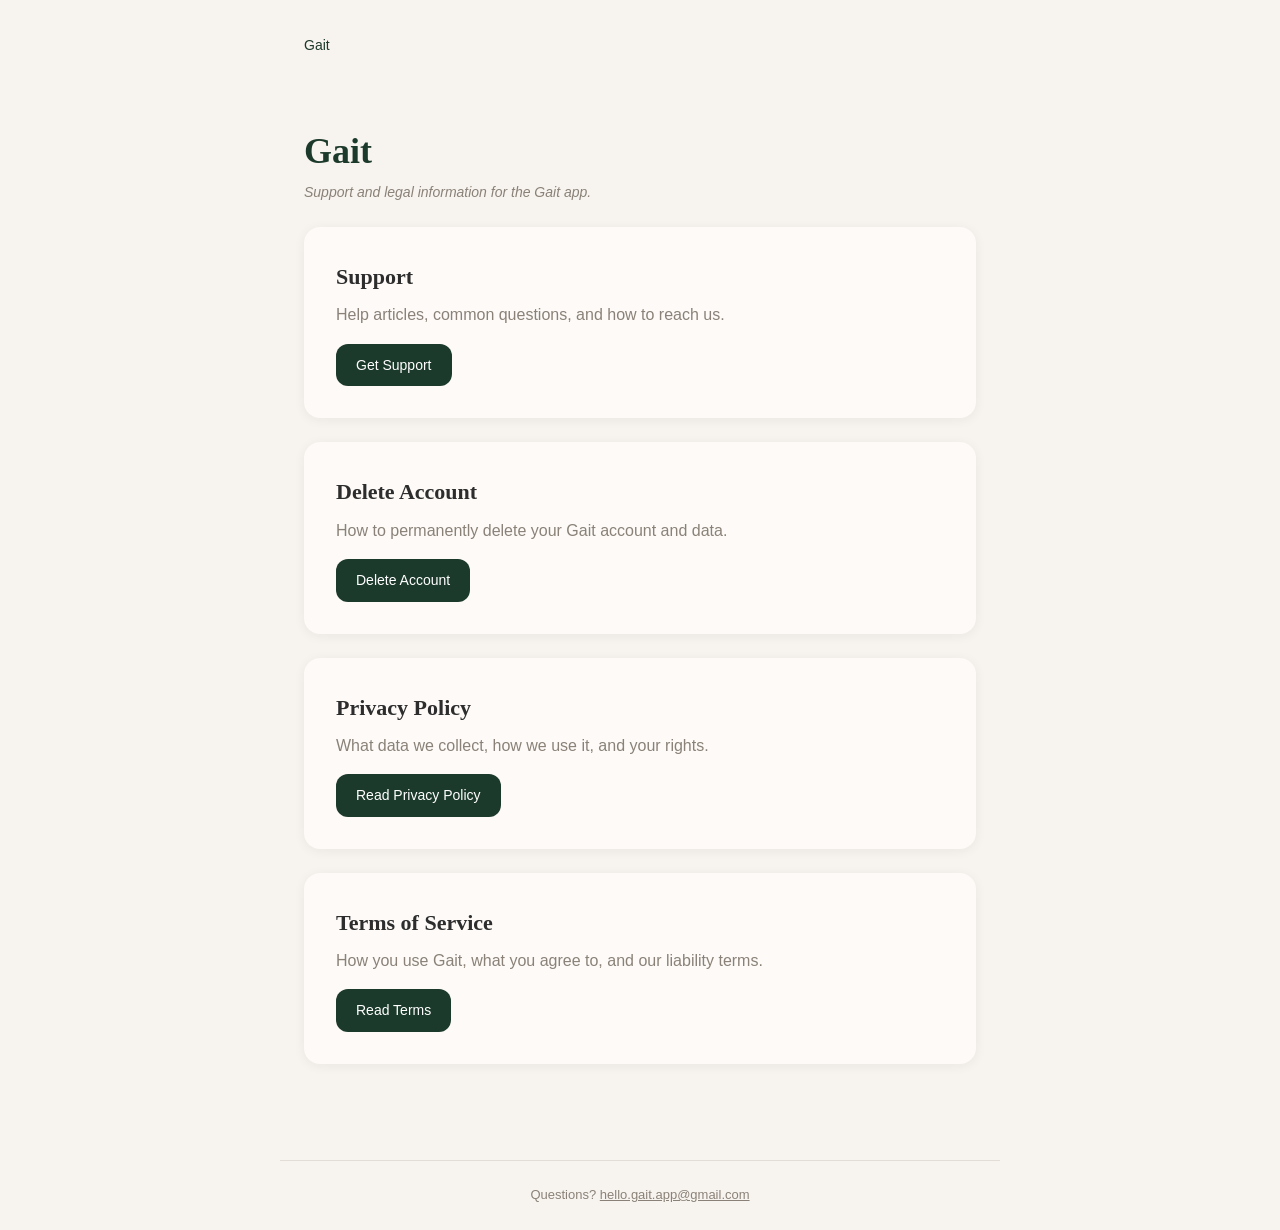
<file: index.html>
<!DOCTYPE html>
<html lang="en">
<head>
  <meta charset="utf-8">
  <meta name="viewport" content="width=device-width, initial-scale=1">
  <title>Gait — Legal</title>
  <link rel="stylesheet" href="/style.css">
</head>
<body>
  <header class="site">
    <a href="/">Gait</a>
  </header>
  <main>
    <h1>Gait</h1>
    <p class="last-updated">Support and legal information for the Gait app.</p>

    <div class="index-card">
      <h2>Support</h2>
      <p>Help articles, common questions, and how to reach us.</p>
      <a class="button" href="/support">Get Support</a>
    </div>

    <div class="index-card">
      <h2>Delete Account</h2>
      <p>How to permanently delete your Gait account and data.</p>
      <a class="button" href="/delete-account">Delete Account</a>
    </div>

    <div class="index-card">
      <h2>Privacy Policy</h2>
      <p>What data we collect, how we use it, and your rights.</p>
      <a class="button" href="/privacy">Read Privacy Policy</a>
    </div>

    <div class="index-card">
      <h2>Terms of Service</h2>
      <p>How you use Gait, what you agree to, and our liability terms.</p>
      <a class="button" href="/terms">Read Terms</a>
    </div>
  </main>
  <footer class="site">
    Questions? <a href="mailto:hello.gait.app@gmail.com">hello.gait.app@gmail.com</a>
  </footer>
</body>
</html>
</file>
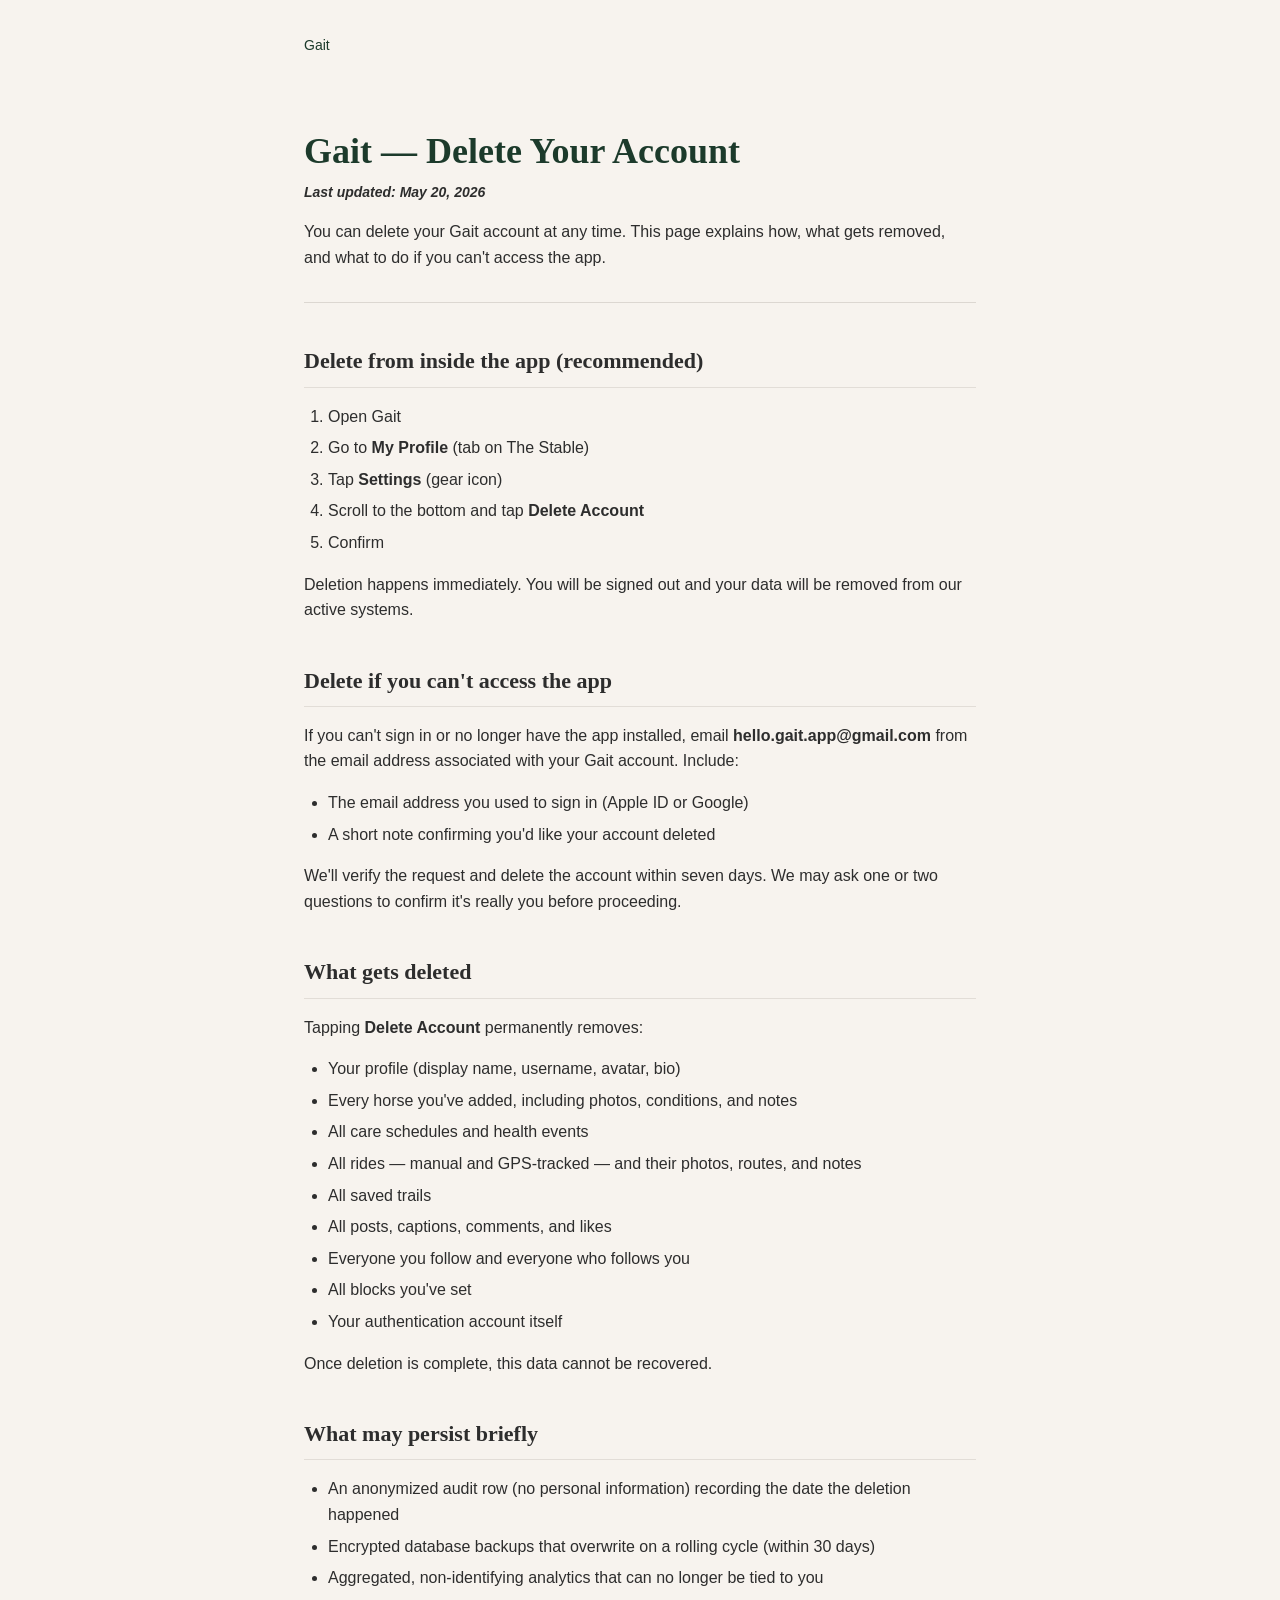
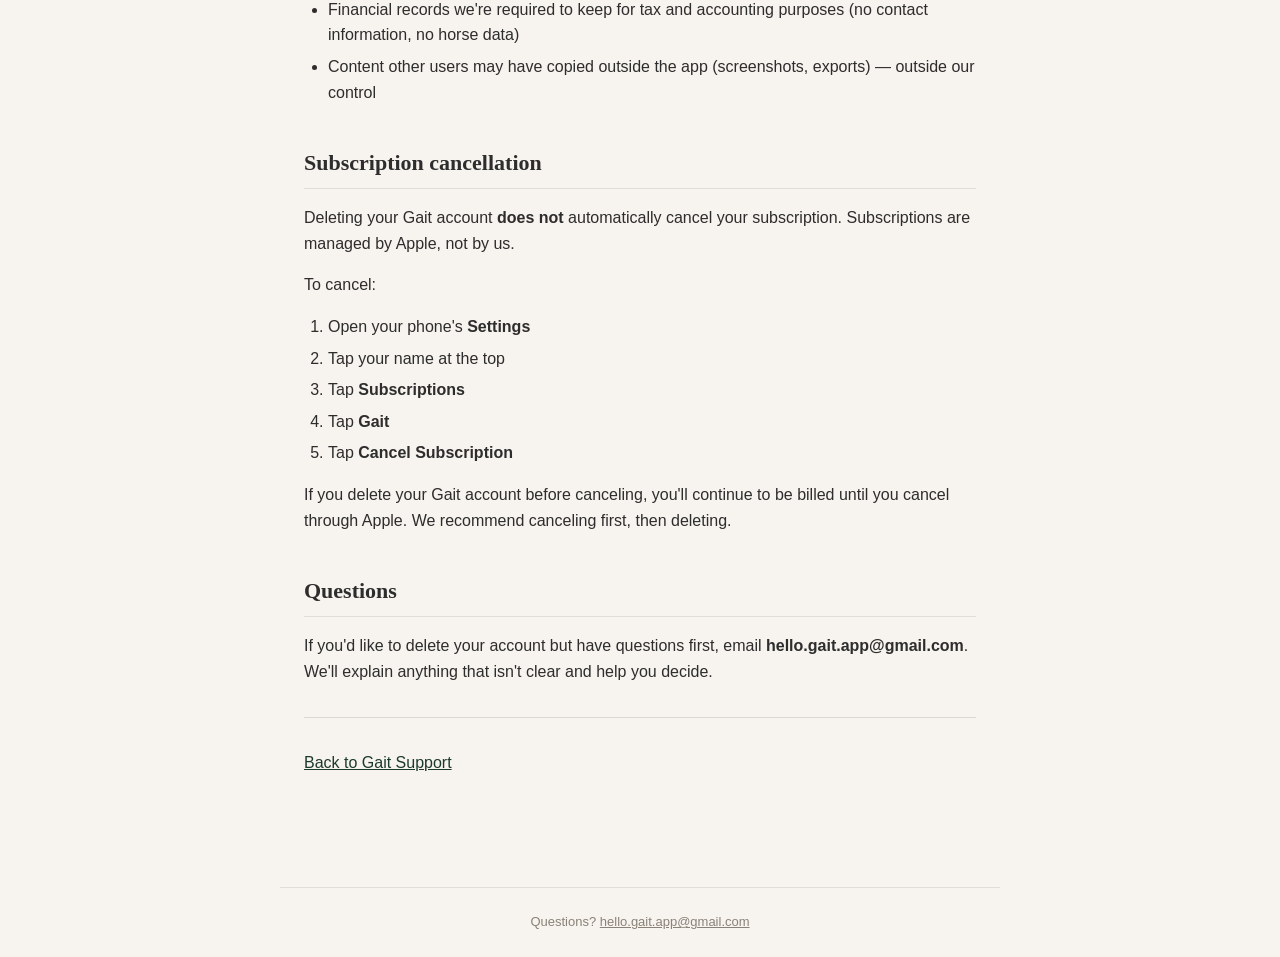
<file: delete-account.html>
<!DOCTYPE html>
<html lang="en">
<head>
  <meta charset="utf-8">
  <meta name="viewport" content="width=device-width, initial-scale=1">
  <title>Delete Account — Gait</title>
  <link rel="stylesheet" href="/style.css">
</head>
<body>
  <header class="site"><a href="/">Gait</a></header>
  <main>
<h1>Gait — Delete Your Account</h1>
<p class="last-updated"><strong>Last updated: May 20, 2026</strong></p>
<p>You can delete your Gait account at any time. This page explains how, what gets removed, and what to do if you can't access the app.</p>
<hr>
<h2>Delete from inside the app (recommended)</h2>
<ol>
<li>Open Gait</li>
<li>Go to <strong>My Profile</strong> (tab on The Stable)</li>
<li>Tap <strong>Settings</strong> (gear icon)</li>
<li>Scroll to the bottom and tap <strong>Delete Account</strong></li>
<li>Confirm</li>
</ol>
<p>Deletion happens immediately. You will be signed out and your data will be removed from our active systems.</p>
<h2>Delete if you can't access the app</h2>
<p>If you can't sign in or no longer have the app installed, email <strong>hello.gait.app@gmail.com</strong> from the email address associated with your Gait account. Include:</p>
<ul>
<li>The email address you used to sign in (Apple ID or Google)</li>
<li>A short note confirming you'd like your account deleted</li>
</ul>
<p>We'll verify the request and delete the account within seven days. We may ask one or two questions to confirm it's really you before proceeding.</p>
<h2>What gets deleted</h2>
<p>Tapping <strong>Delete Account</strong> permanently removes:</p>
<ul>
<li>Your profile (display name, username, avatar, bio)</li>
<li>Every horse you've added, including photos, conditions, and notes</li>
<li>All care schedules and health events</li>
<li>All rides — manual and GPS-tracked — and their photos, routes, and notes</li>
<li>All saved trails</li>
<li>All posts, captions, comments, and likes</li>
<li>Everyone you follow and everyone who follows you</li>
<li>All blocks you've set</li>
<li>Your authentication account itself</li>
</ul>
<p>Once deletion is complete, this data cannot be recovered.</p>
<h2>What may persist briefly</h2>
<ul>
<li>An anonymized audit row (no personal information) recording the date the deletion happened</li>
<li>Encrypted database backups that overwrite on a rolling cycle (within 30 days)</li>
<li>Aggregated, non-identifying analytics that can no longer be tied to you</li>
<li>Financial records we're required to keep for tax and accounting purposes (no contact information, no horse data)</li>
<li>Content other users may have copied outside the app (screenshots, exports) — outside our control</li>
</ul>
<h2>Subscription cancellation</h2>
<p>Deleting your Gait account <strong>does not</strong> automatically cancel your subscription. Subscriptions are managed by Apple, not by us.</p>
<p>To cancel:</p>
<ol>
<li>Open your phone's <strong>Settings</strong></li>
<li>Tap your name at the top</li>
<li>Tap <strong>Subscriptions</strong></li>
<li>Tap <strong>Gait</strong></li>
<li>Tap <strong>Cancel Subscription</strong></li>
</ol>
<p>If you delete your Gait account before canceling, you'll continue to be billed until you cancel through Apple. We recommend canceling first, then deleting.</p>
<h2>Questions</h2>
<p>If you'd like to delete your account but have questions first, email <strong>hello.gait.app@gmail.com</strong>. We'll explain anything that isn't clear and help you decide.</p>
<hr>
<p><a href="/support">Back to Gait Support</a></p>
  </main>
  <footer class="site">
    Questions? <a href="mailto:hello.gait.app@gmail.com">hello.gait.app@gmail.com</a>
  </footer>
</body>
</html>
</file>
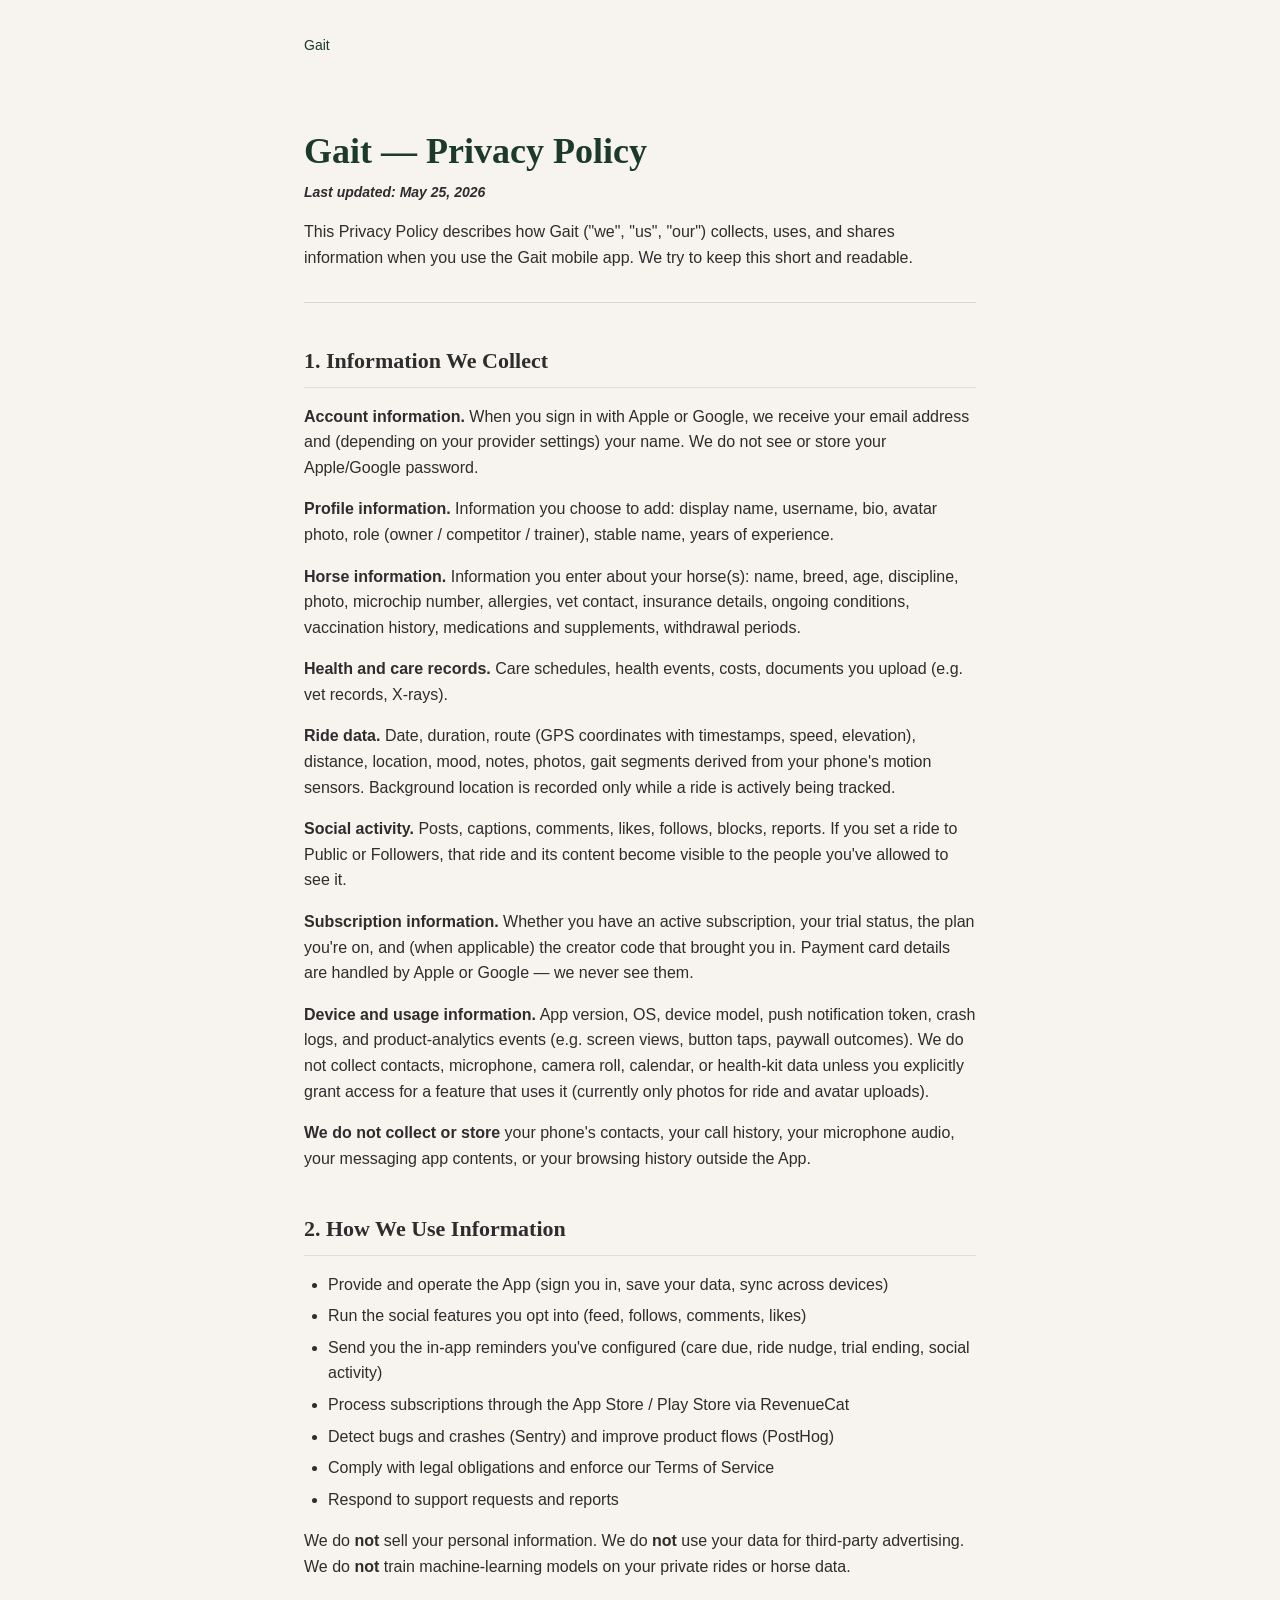
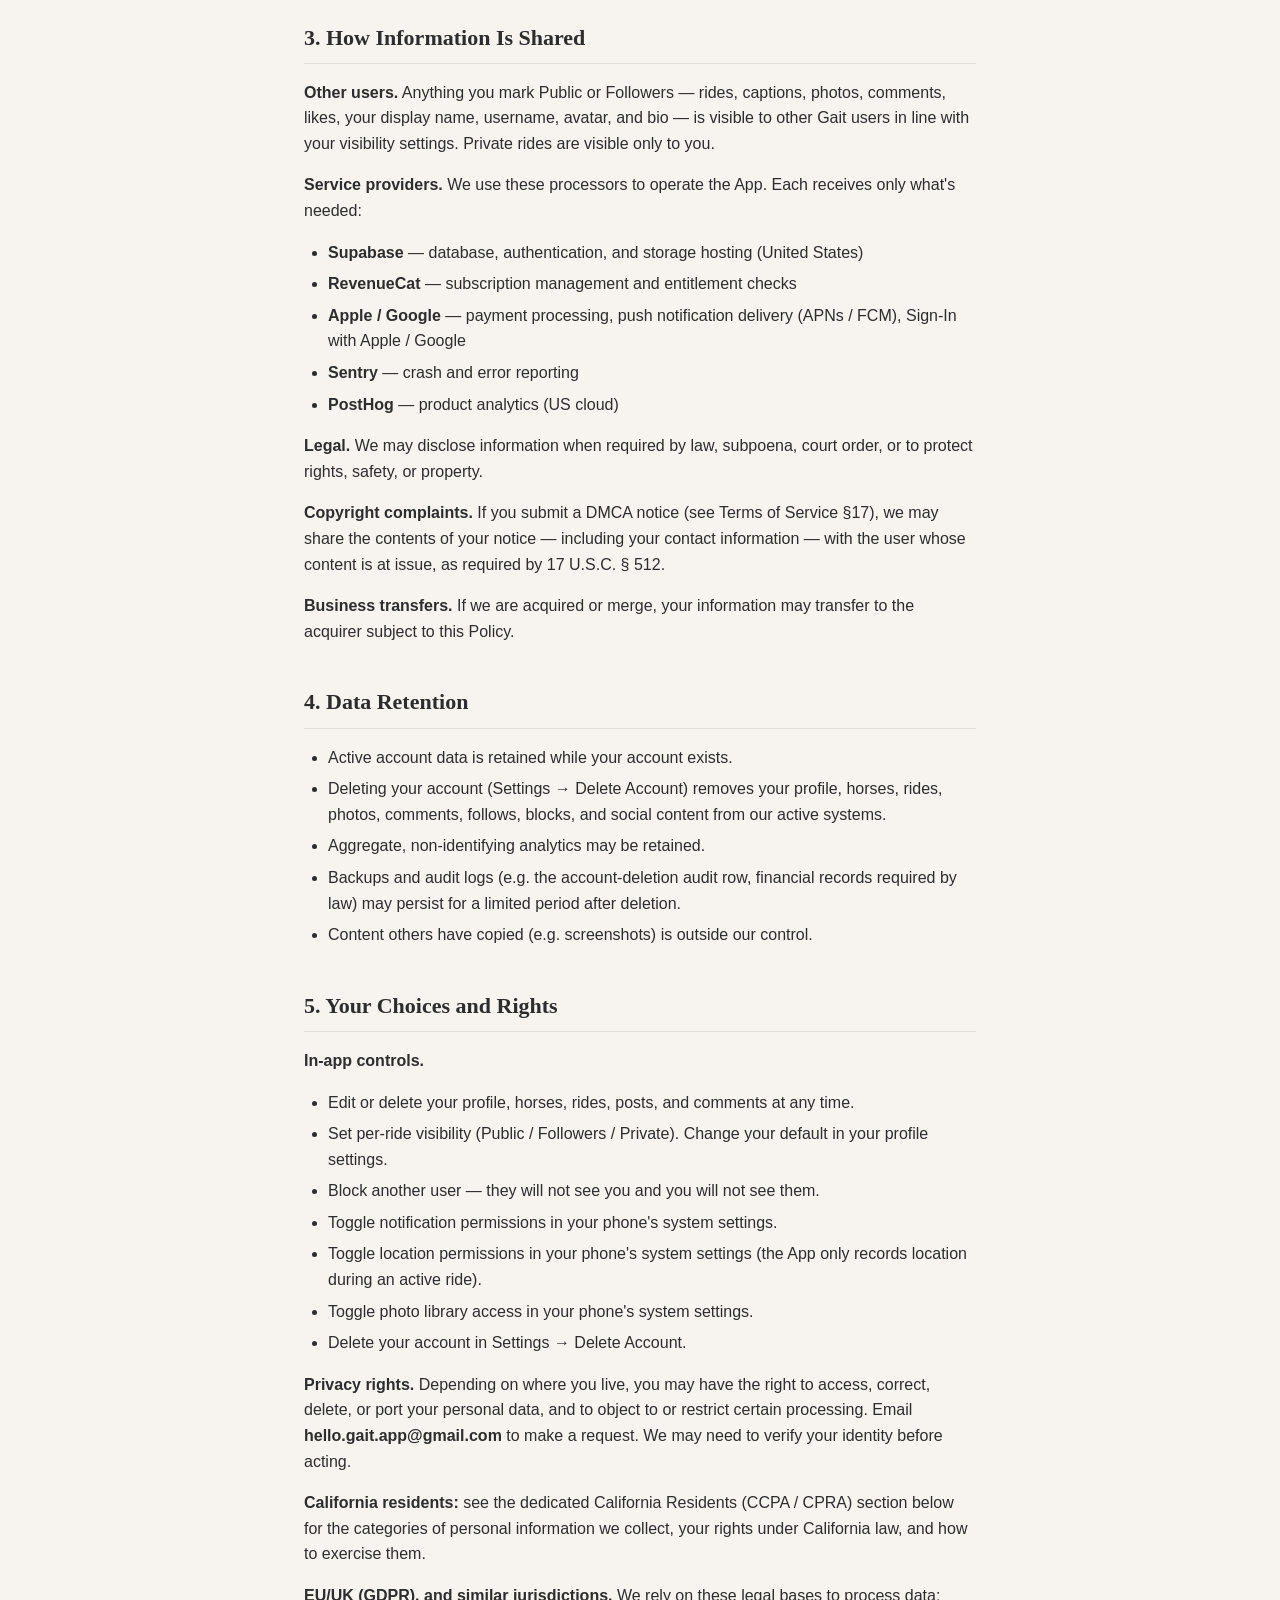
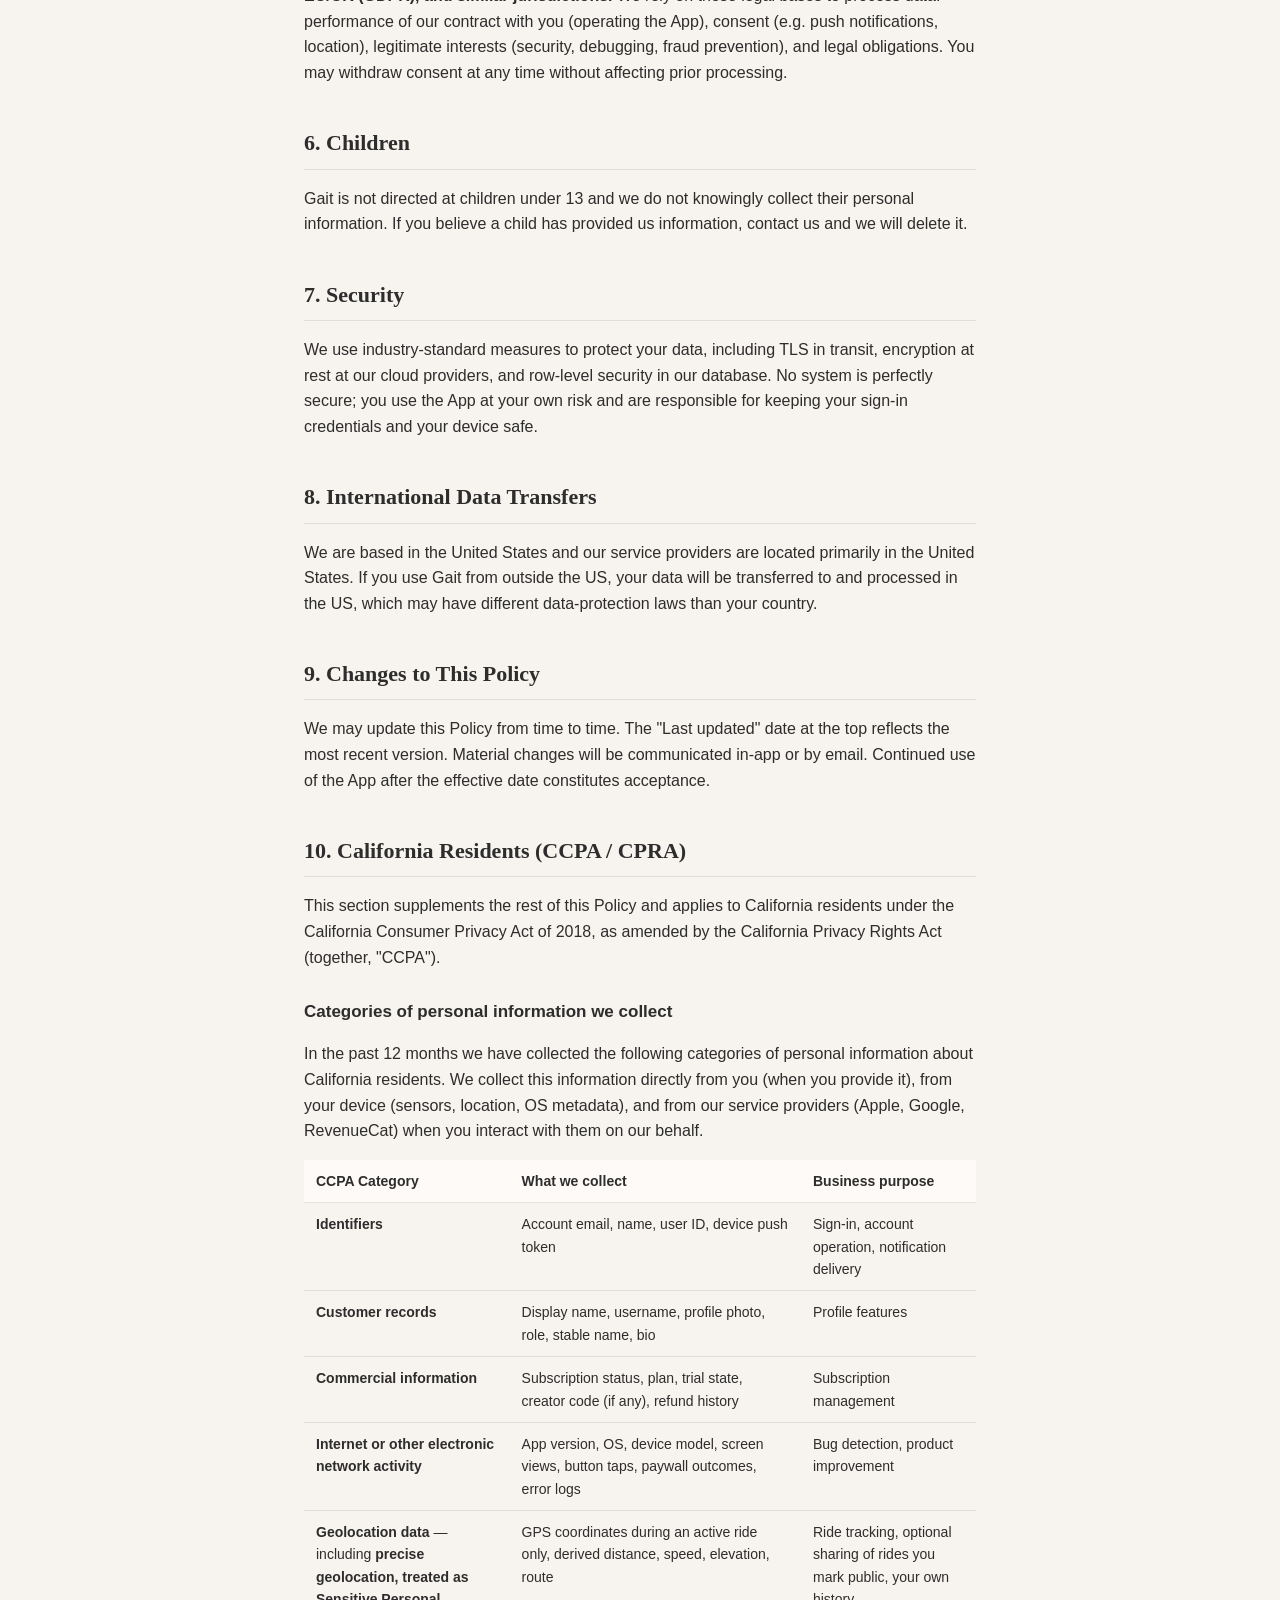
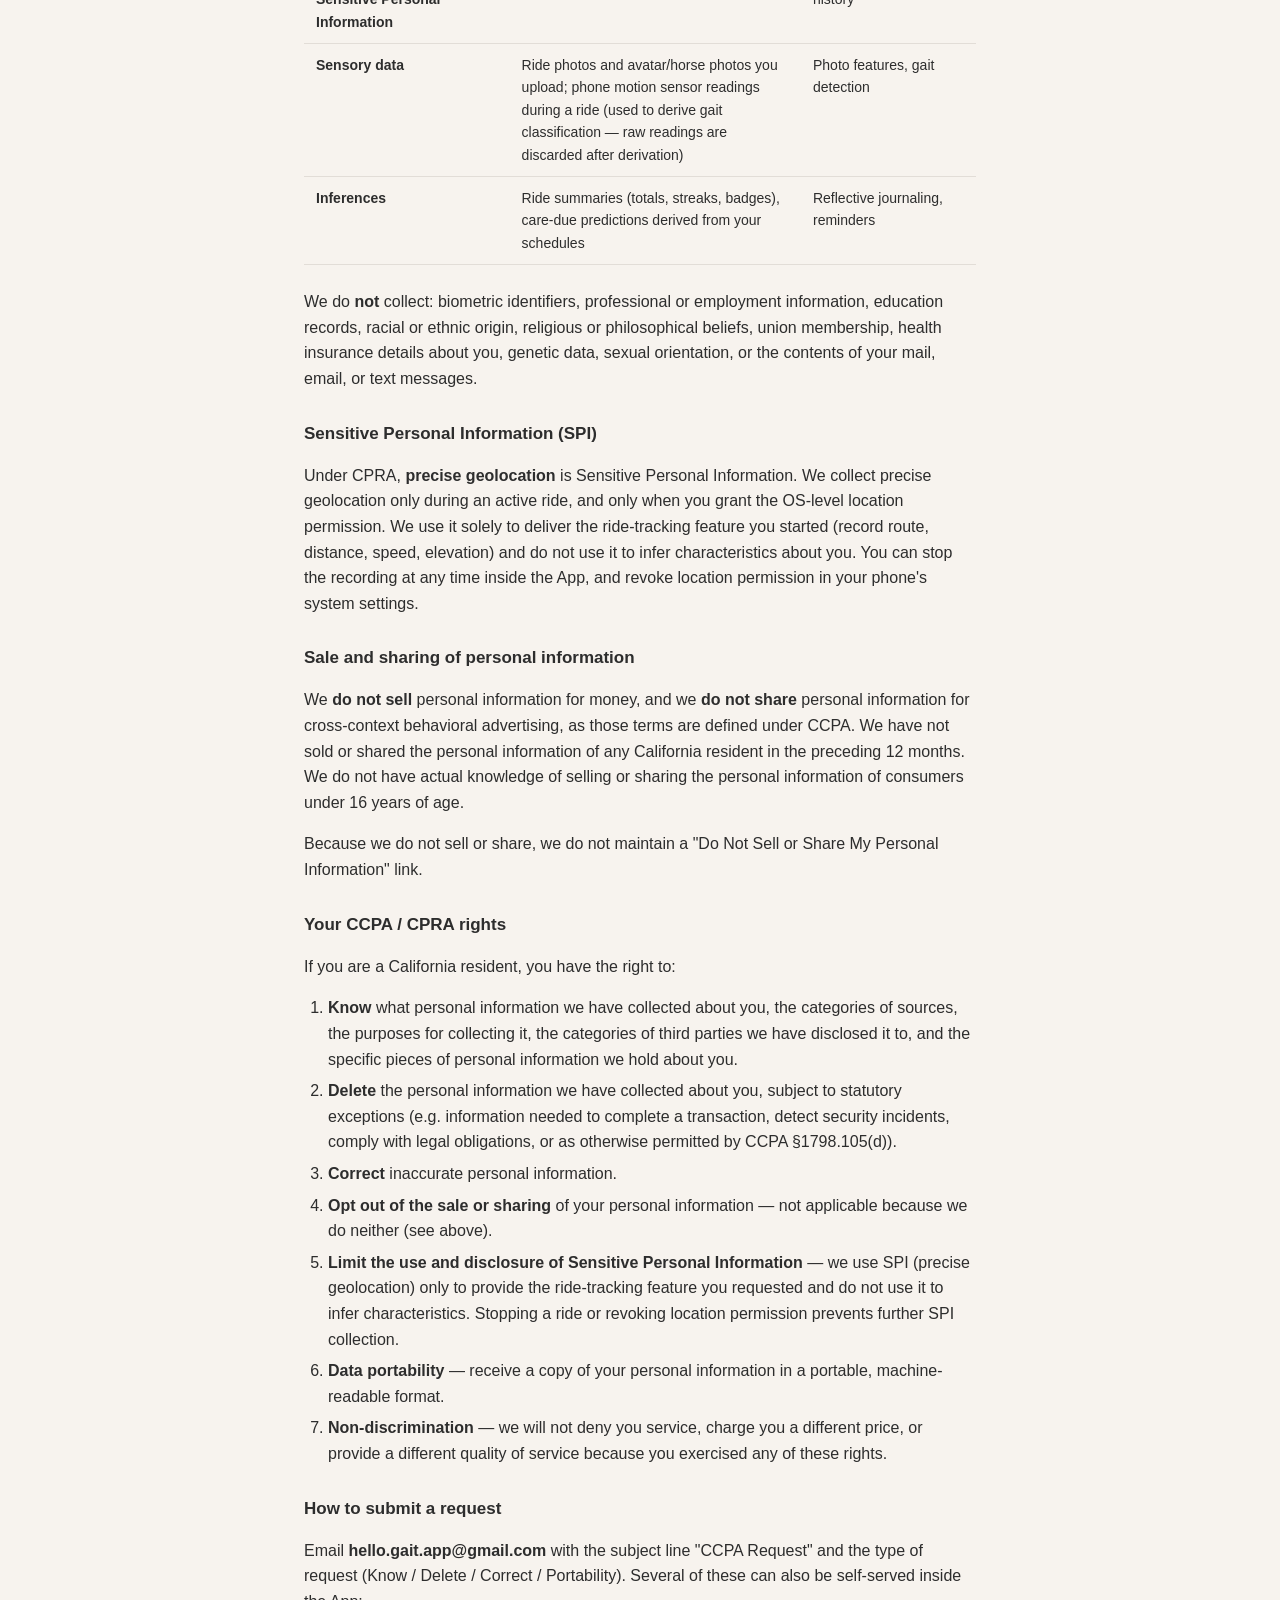
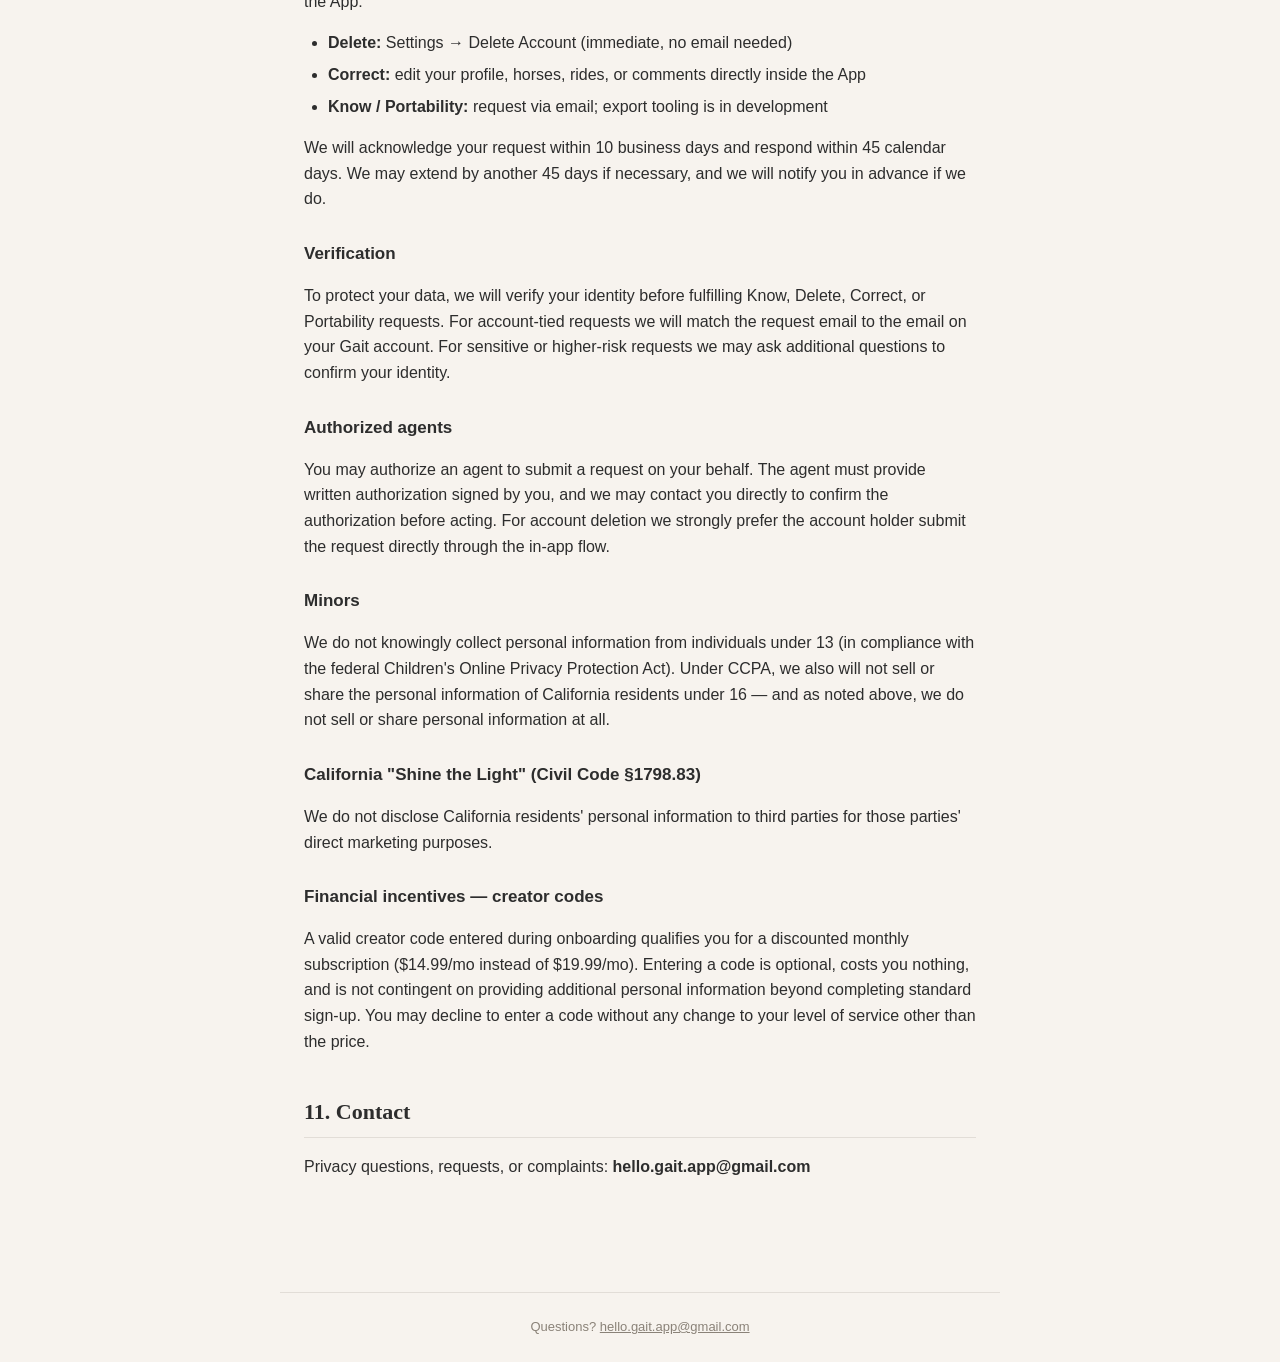
<file: privacy.html>
<!DOCTYPE html>
<html lang="en">
<head>
  <meta charset="utf-8">
  <meta name="viewport" content="width=device-width, initial-scale=1">
  <title>Privacy Policy — Gait</title>
  <link rel="stylesheet" href="/style.css">
</head>
<body>
  <header class="site"><a href="/">Gait</a></header>
  <main>
<h1>Gait — Privacy Policy</h1>
<p class="last-updated"><strong>Last updated: May 25, 2026</strong></p>
<p>This Privacy Policy describes how Gait ("we", "us", "our") collects, uses, and shares information when you use the Gait mobile app. We try to keep this short and readable.</p>
<hr>
<h2>1. Information We Collect</h2>
<p><strong>Account information.</strong> When you sign in with Apple or Google, we receive your email address and (depending on your provider settings) your name. We do not see or store your Apple/Google password.</p>
<p><strong>Profile information.</strong> Information you choose to add: display name, username, bio, avatar photo, role (owner / competitor / trainer), stable name, years of experience.</p>
<p><strong>Horse information.</strong> Information you enter about your horse(s): name, breed, age, discipline, photo, microchip number, allergies, vet contact, insurance details, ongoing conditions, vaccination history, medications and supplements, withdrawal periods.</p>
<p><strong>Health and care records.</strong> Care schedules, health events, costs, documents you upload (e.g. vet records, X-rays).</p>
<p><strong>Ride data.</strong> Date, duration, route (GPS coordinates with timestamps, speed, elevation), distance, location, mood, notes, photos, gait segments derived from your phone's motion sensors. Background location is recorded only while a ride is actively being tracked.</p>
<p><strong>Social activity.</strong> Posts, captions, comments, likes, follows, blocks, reports. If you set a ride to Public or Followers, that ride and its content become visible to the people you've allowed to see it.</p>
<p><strong>Subscription information.</strong> Whether you have an active subscription, your trial status, the plan you're on, and (when applicable) the creator code that brought you in. Payment card details are handled by Apple or Google — we never see them.</p>
<p><strong>Device and usage information.</strong> App version, OS, device model, push notification token, crash logs, and product-analytics events (e.g. screen views, button taps, paywall outcomes). We do not collect contacts, microphone, camera roll, calendar, or health-kit data unless you explicitly grant access for a feature that uses it (currently only photos for ride and avatar uploads).</p>
<p><strong>We do not collect or store</strong> your phone's contacts, your call history, your microphone audio, your messaging app contents, or your browsing history outside the App.</p>
<h2>2. How We Use Information</h2>
<ul>
<li>Provide and operate the App (sign you in, save your data, sync across devices)</li>
<li>Run the social features you opt into (feed, follows, comments, likes)</li>
<li>Send you the in-app reminders you've configured (care due, ride nudge, trial ending, social activity)</li>
<li>Process subscriptions through the App Store / Play Store via RevenueCat</li>
<li>Detect bugs and crashes (Sentry) and improve product flows (PostHog)</li>
<li>Comply with legal obligations and enforce our Terms of Service</li>
<li>Respond to support requests and reports</li>
</ul>
<p>We do <strong>not</strong> sell your personal information. We do <strong>not</strong> use your data for third-party advertising. We do <strong>not</strong> train machine-learning models on your private rides or horse data.</p>
<h2>3. How Information Is Shared</h2>
<p><strong>Other users.</strong> Anything you mark Public or Followers — rides, captions, photos, comments, likes, your display name, username, avatar, and bio — is visible to other Gait users in line with your visibility settings. Private rides are visible only to you.</p>
<p><strong>Service providers.</strong> We use these processors to operate the App. Each receives only what's needed:</p>
<ul>
<li><strong>Supabase</strong> — database, authentication, and storage hosting (United States)</li>
<li><strong>RevenueCat</strong> — subscription management and entitlement checks</li>
<li><strong>Apple / Google</strong> — payment processing, push notification delivery (APNs / FCM), Sign-In with Apple / Google</li>
<li><strong>Sentry</strong> — crash and error reporting</li>
<li><strong>PostHog</strong> — product analytics (US cloud)</li>
</ul>
<p><strong>Legal.</strong> We may disclose information when required by law, subpoena, court order, or to protect rights, safety, or property.</p>
<p><strong>Copyright complaints.</strong> If you submit a DMCA notice (see Terms of Service §17), we may share the contents of your notice — including your contact information — with the user whose content is at issue, as required by 17 U.S.C. § 512.</p>
<p><strong>Business transfers.</strong> If we are acquired or merge, your information may transfer to the acquirer subject to this Policy.</p>
<h2>4. Data Retention</h2>
<ul>
<li>Active account data is retained while your account exists.</li>
<li>Deleting your account (Settings → Delete Account) removes your profile, horses, rides, photos, comments, follows, blocks, and social content from our active systems.</li>
<li>Aggregate, non-identifying analytics may be retained.</li>
<li>Backups and audit logs (e.g. the account-deletion audit row, financial records required by law) may persist for a limited period after deletion.</li>
<li>Content others have copied (e.g. screenshots) is outside our control.</li>
</ul>
<h2>5. Your Choices and Rights</h2>
<p><strong>In-app controls.</strong></p>
<ul>
<li>Edit or delete your profile, horses, rides, posts, and comments at any time.</li>
<li>Set per-ride visibility (Public / Followers / Private). Change your default in your profile settings.</li>
<li>Block another user — they will not see you and you will not see them.</li>
<li>Toggle notification permissions in your phone's system settings.</li>
<li>Toggle location permissions in your phone's system settings (the App only records location during an active ride).</li>
<li>Toggle photo library access in your phone's system settings.</li>
<li>Delete your account in Settings → Delete Account.</li>
</ul>
<p><strong>Privacy rights.</strong> Depending on where you live, you may have the right to access, correct, delete, or port your personal data, and to object to or restrict certain processing. Email <strong>hello.gait.app@gmail.com</strong> to make a request. We may need to verify your identity before acting.</p>
<p><strong>California residents:</strong> see the dedicated California Residents (CCPA / CPRA) section below for the categories of personal information we collect, your rights under California law, and how to exercise them.</p>
<p><strong>EU/UK (GDPR), and similar jurisdictions.</strong> We rely on these legal bases to process data: performance of our contract with you (operating the App), consent (e.g. push notifications, location), legitimate interests (security, debugging, fraud prevention), and legal obligations. You may withdraw consent at any time without affecting prior processing.</p>
<h2>6. Children</h2>
<p>Gait is not directed at children under 13 and we do not knowingly collect their personal information. If you believe a child has provided us information, contact us and we will delete it.</p>
<h2>7. Security</h2>
<p>We use industry-standard measures to protect your data, including TLS in transit, encryption at rest at our cloud providers, and row-level security in our database. No system is perfectly secure; you use the App at your own risk and are responsible for keeping your sign-in credentials and your device safe.</p>
<h2>8. International Data Transfers</h2>
<p>We are based in the United States and our service providers are located primarily in the United States. If you use Gait from outside the US, your data will be transferred to and processed in the US, which may have different data-protection laws than your country.</p>
<h2>9. Changes to This Policy</h2>
<p>We may update this Policy from time to time. The "Last updated" date at the top reflects the most recent version. Material changes will be communicated in-app or by email. Continued use of the App after the effective date constitutes acceptance.</p>
<h2>10. California Residents (CCPA / CPRA)</h2>
<p>This section supplements the rest of this Policy and applies to California residents under the California Consumer Privacy Act of 2018, as amended by the California Privacy Rights Act (together, "CCPA").</p>
<h3>Categories of personal information we collect</h3>
<p>In the past 12 months we have collected the following categories of personal information about California residents. We collect this information directly from you (when you provide it), from your device (sensors, location, OS metadata), and from our service providers (Apple, Google, RevenueCat) when you interact with them on our behalf.</p>
<table>
<thead><tr><th>CCPA Category</th><th>What we collect</th><th>Business purpose</th></tr></thead>
<tbody>
<tr><td><strong>Identifiers</strong></td><td>Account email, name, user ID, device push token</td><td>Sign-in, account operation, notification delivery</td></tr>
<tr><td><strong>Customer records</strong></td><td>Display name, username, profile photo, role, stable name, bio</td><td>Profile features</td></tr>
<tr><td><strong>Commercial information</strong></td><td>Subscription status, plan, trial state, creator code (if any), refund history</td><td>Subscription management</td></tr>
<tr><td><strong>Internet or other electronic network activity</strong></td><td>App version, OS, device model, screen views, button taps, paywall outcomes, error logs</td><td>Bug detection, product improvement</td></tr>
<tr><td><strong>Geolocation data</strong> — including <strong>precise geolocation, treated as Sensitive Personal Information</strong></td><td>GPS coordinates during an active ride only, derived distance, speed, elevation, route</td><td>Ride tracking, optional sharing of rides you mark public, your own history</td></tr>
<tr><td><strong>Sensory data</strong></td><td>Ride photos and avatar/horse photos you upload; phone motion sensor readings during a ride (used to derive gait classification — raw readings are discarded after derivation)</td><td>Photo features, gait detection</td></tr>
<tr><td><strong>Inferences</strong></td><td>Ride summaries (totals, streaks, badges), care-due predictions derived from your schedules</td><td>Reflective journaling, reminders</td></tr>
</tbody></table>
<p>We do <strong>not</strong> collect: biometric identifiers, professional or employment information, education records, racial or ethnic origin, religious or philosophical beliefs, union membership, health insurance details about you, genetic data, sexual orientation, or the contents of your mail, email, or text messages.</p>
<h3>Sensitive Personal Information (SPI)</h3>
<p>Under CPRA, <strong>precise geolocation</strong> is Sensitive Personal Information. We collect precise geolocation only during an active ride, and only when you grant the OS-level location permission. We use it solely to deliver the ride-tracking feature you started (record route, distance, speed, elevation) and do not use it to infer characteristics about you. You can stop the recording at any time inside the App, and revoke location permission in your phone's system settings.</p>
<h3>Sale and sharing of personal information</h3>
<p>We <strong>do not sell</strong> personal information for money, and we <strong>do not share</strong> personal information for cross-context behavioral advertising, as those terms are defined under CCPA. We have not sold or shared the personal information of any California resident in the preceding 12 months. We do not have actual knowledge of selling or sharing the personal information of consumers under 16 years of age.</p>
<p>Because we do not sell or share, we do not maintain a "Do Not Sell or Share My Personal Information" link.</p>
<h3>Your CCPA / CPRA rights</h3>
<p>If you are a California resident, you have the right to:</p>
<ol>
<li><strong>Know</strong> what personal information we have collected about you, the categories of sources, the purposes for collecting it, the categories of third parties we have disclosed it to, and the specific pieces of personal information we hold about you.</li>
<li><strong>Delete</strong> the personal information we have collected about you, subject to statutory exceptions (e.g. information needed to complete a transaction, detect security incidents, comply with legal obligations, or as otherwise permitted by CCPA §1798.105(d)).</li>
<li><strong>Correct</strong> inaccurate personal information.</li>
<li><strong>Opt out of the sale or sharing</strong> of your personal information — not applicable because we do neither (see above).</li>
<li><strong>Limit the use and disclosure of Sensitive Personal Information</strong> — we use SPI (precise geolocation) only to provide the ride-tracking feature you requested and do not use it to infer characteristics. Stopping a ride or revoking location permission prevents further SPI collection.</li>
<li><strong>Data portability</strong> — receive a copy of your personal information in a portable, machine-readable format.</li>
<li><strong>Non-discrimination</strong> — we will not deny you service, charge you a different price, or provide a different quality of service because you exercised any of these rights.</li>
</ol>
<h3>How to submit a request</h3>
<p>Email <strong>hello.gait.app@gmail.com</strong> with the subject line "CCPA Request" and the type of request (Know / Delete / Correct / Portability). Several of these can also be self-served inside the App:</p>
<ul>
<li><strong>Delete:</strong> Settings → Delete Account (immediate, no email needed)</li>
<li><strong>Correct:</strong> edit your profile, horses, rides, or comments directly inside the App</li>
<li><strong>Know / Portability:</strong> request via email; export tooling is in development</li>
</ul>
<p>We will acknowledge your request within 10 business days and respond within 45 calendar days. We may extend by another 45 days if necessary, and we will notify you in advance if we do.</p>
<h3>Verification</h3>
<p>To protect your data, we will verify your identity before fulfilling Know, Delete, Correct, or Portability requests. For account-tied requests we will match the request email to the email on your Gait account. For sensitive or higher-risk requests we may ask additional questions to confirm your identity.</p>
<h3>Authorized agents</h3>
<p>You may authorize an agent to submit a request on your behalf. The agent must provide written authorization signed by you, and we may contact you directly to confirm the authorization before acting. For account deletion we strongly prefer the account holder submit the request directly through the in-app flow.</p>
<h3>Minors</h3>
<p>We do not knowingly collect personal information from individuals under 13 (in compliance with the federal Children's Online Privacy Protection Act). Under CCPA, we also will not sell or share the personal information of California residents under 16 — and as noted above, we do not sell or share personal information at all.</p>
<h3>California "Shine the Light" (Civil Code §1798.83)</h3>
<p>We do not disclose California residents' personal information to third parties for those parties' direct marketing purposes.</p>
<h3>Financial incentives — creator codes</h3>
<p>A valid creator code entered during onboarding qualifies you for a discounted monthly subscription ($14.99/mo instead of $19.99/mo). Entering a code is optional, costs you nothing, and is not contingent on providing additional personal information beyond completing standard sign-up. You may decline to enter a code without any change to your level of service other than the price.</p>
<h2>11. Contact</h2>
<p>Privacy questions, requests, or complaints: <strong>hello.gait.app@gmail.com</strong></p>
  </main>
  <footer class="site">
    Questions? <a href="mailto:hello.gait.app@gmail.com">hello.gait.app@gmail.com</a>
  </footer>
</body>
</html>
</file>
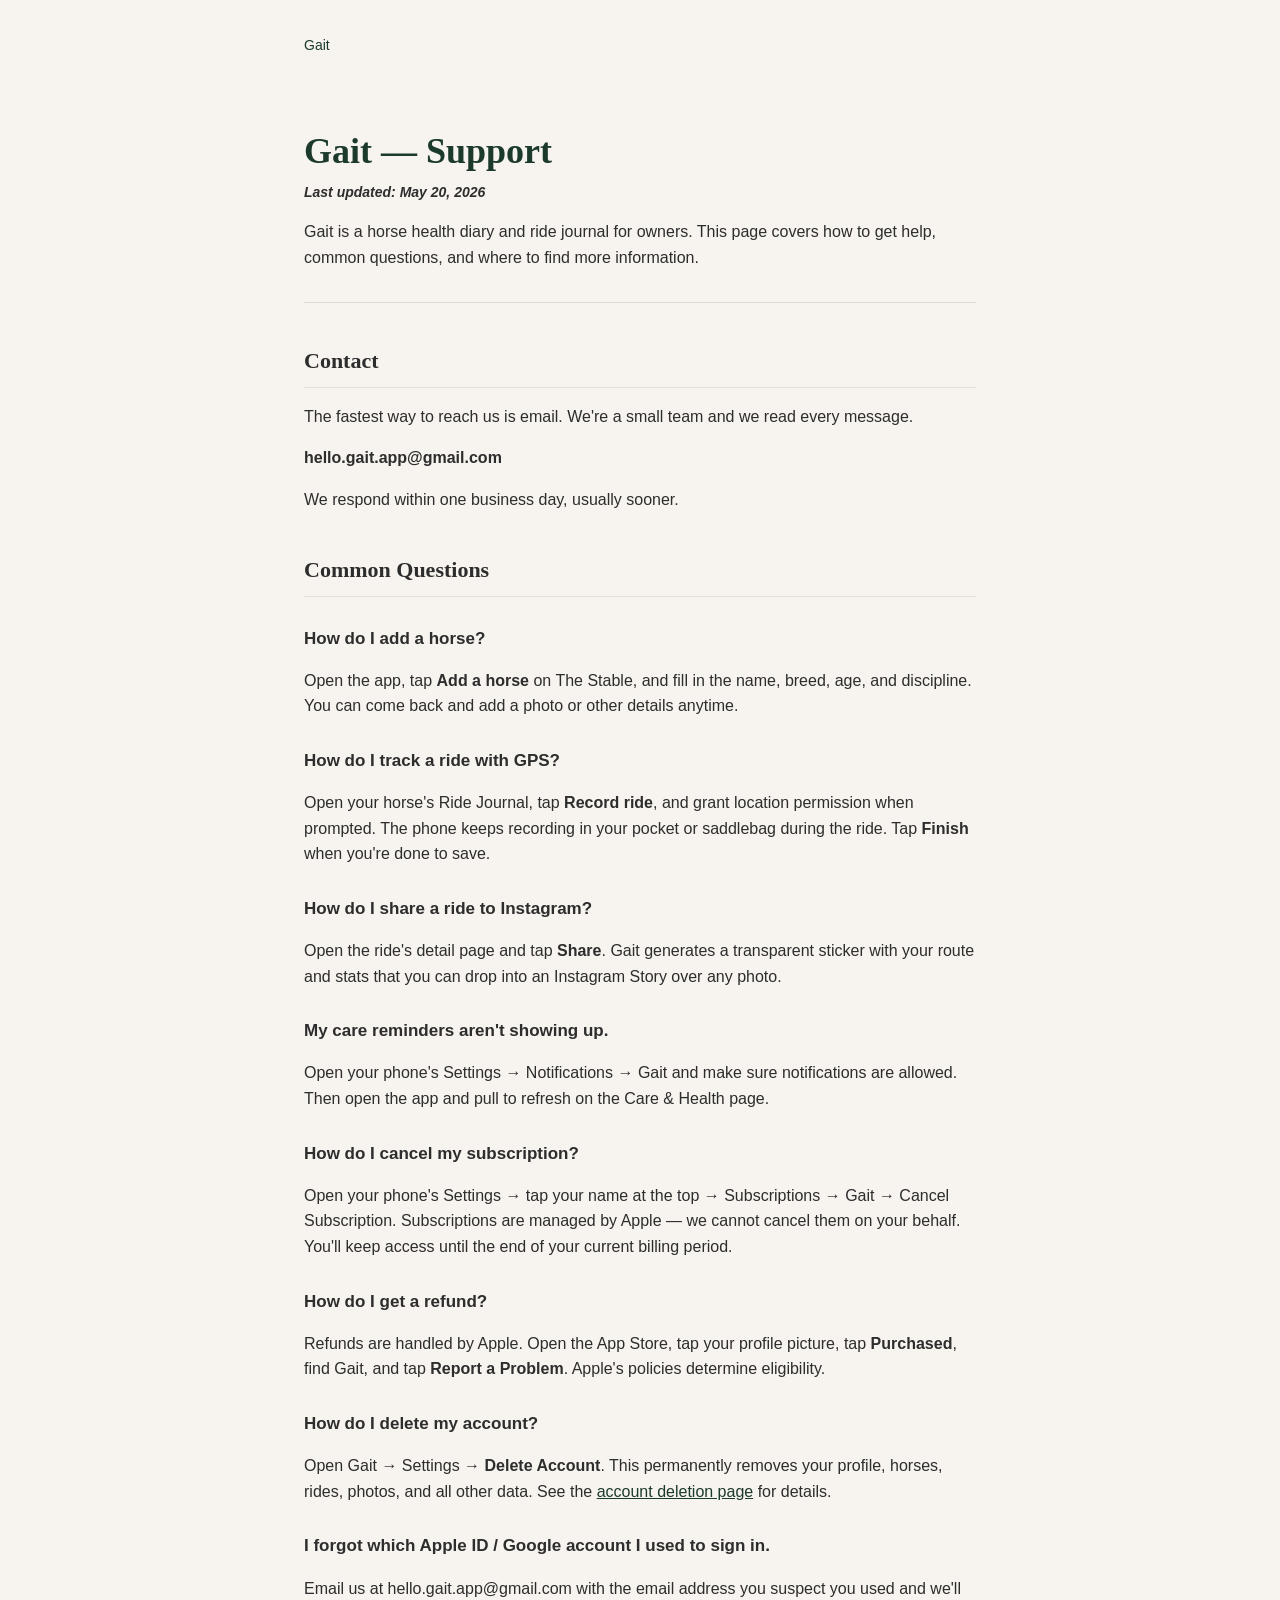
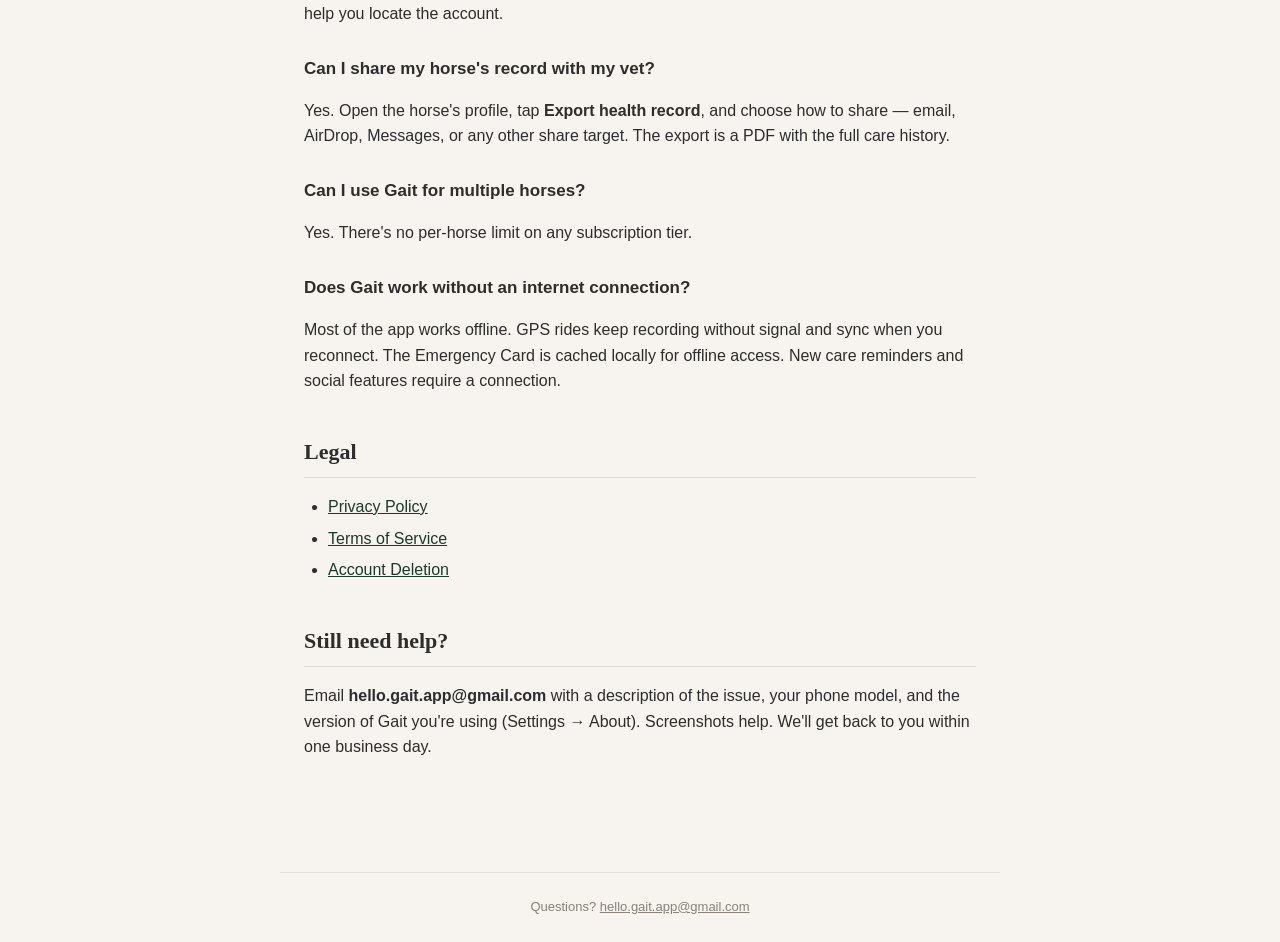
<file: support.html>
<!DOCTYPE html>
<html lang="en">
<head>
  <meta charset="utf-8">
  <meta name="viewport" content="width=device-width, initial-scale=1">
  <title>Support — Gait</title>
  <link rel="stylesheet" href="/style.css">
</head>
<body>
  <header class="site"><a href="/">Gait</a></header>
  <main>
<h1>Gait — Support</h1>
<p class="last-updated"><strong>Last updated: May 20, 2026</strong></p>
<p>Gait is a horse health diary and ride journal for owners. This page covers how to get help, common questions, and where to find more information.</p>
<hr>
<h2>Contact</h2>
<p>The fastest way to reach us is email. We're a small team and we read every message.</p>
<p><strong>hello.gait.app@gmail.com</strong></p>
<p>We respond within one business day, usually sooner.</p>
<h2>Common Questions</h2>
<h3>How do I add a horse?</h3>
<p>Open the app, tap <strong>Add a horse</strong> on The Stable, and fill in the name, breed, age, and discipline. You can come back and add a photo or other details anytime.</p>
<h3>How do I track a ride with GPS?</h3>
<p>Open your horse's Ride Journal, tap <strong>Record ride</strong>, and grant location permission when prompted. The phone keeps recording in your pocket or saddlebag during the ride. Tap <strong>Finish</strong> when you're done to save.</p>
<h3>How do I share a ride to Instagram?</h3>
<p>Open the ride's detail page and tap <strong>Share</strong>. Gait generates a transparent sticker with your route and stats that you can drop into an Instagram Story over any photo.</p>
<h3>My care reminders aren't showing up.</h3>
<p>Open your phone's Settings → Notifications → Gait and make sure notifications are allowed. Then open the app and pull to refresh on the Care &amp; Health page.</p>
<h3>How do I cancel my subscription?</h3>
<p>Open your phone's Settings → tap your name at the top → Subscriptions → Gait → Cancel Subscription. Subscriptions are managed by Apple — we cannot cancel them on your behalf. You'll keep access until the end of your current billing period.</p>
<h3>How do I get a refund?</h3>
<p>Refunds are handled by Apple. Open the App Store, tap your profile picture, tap <strong>Purchased</strong>, find Gait, and tap <strong>Report a Problem</strong>. Apple's policies determine eligibility.</p>
<h3>How do I delete my account?</h3>
<p>Open Gait → Settings → <strong>Delete Account</strong>. This permanently removes your profile, horses, rides, photos, and all other data. See the <a href="/delete-account">account deletion page</a> for details.</p>
<h3>I forgot which Apple ID / Google account I used to sign in.</h3>
<p>Email us at hello.gait.app@gmail.com with the email address you suspect you used and we'll help you locate the account.</p>
<h3>Can I share my horse's record with my vet?</h3>
<p>Yes. Open the horse's profile, tap <strong>Export health record</strong>, and choose how to share — email, AirDrop, Messages, or any other share target. The export is a PDF with the full care history.</p>
<h3>Can I use Gait for multiple horses?</h3>
<p>Yes. There's no per-horse limit on any subscription tier.</p>
<h3>Does Gait work without an internet connection?</h3>
<p>Most of the app works offline. GPS rides keep recording without signal and sync when you reconnect. The Emergency Card is cached locally for offline access. New care reminders and social features require a connection.</p>
<h2>Legal</h2>
<ul>
<li><a href="/privacy">Privacy Policy</a></li>
<li><a href="/terms">Terms of Service</a></li>
<li><a href="/delete-account">Account Deletion</a></li>
</ul>
<h2>Still need help?</h2>
<p>Email <strong>hello.gait.app@gmail.com</strong> with a description of the issue, your phone model, and the version of Gait you're using (Settings → About). Screenshots help. We'll get back to you within one business day.</p>
  </main>
  <footer class="site">
    Questions? <a href="mailto:hello.gait.app@gmail.com">hello.gait.app@gmail.com</a>
  </footer>
</body>
</html>
</file>
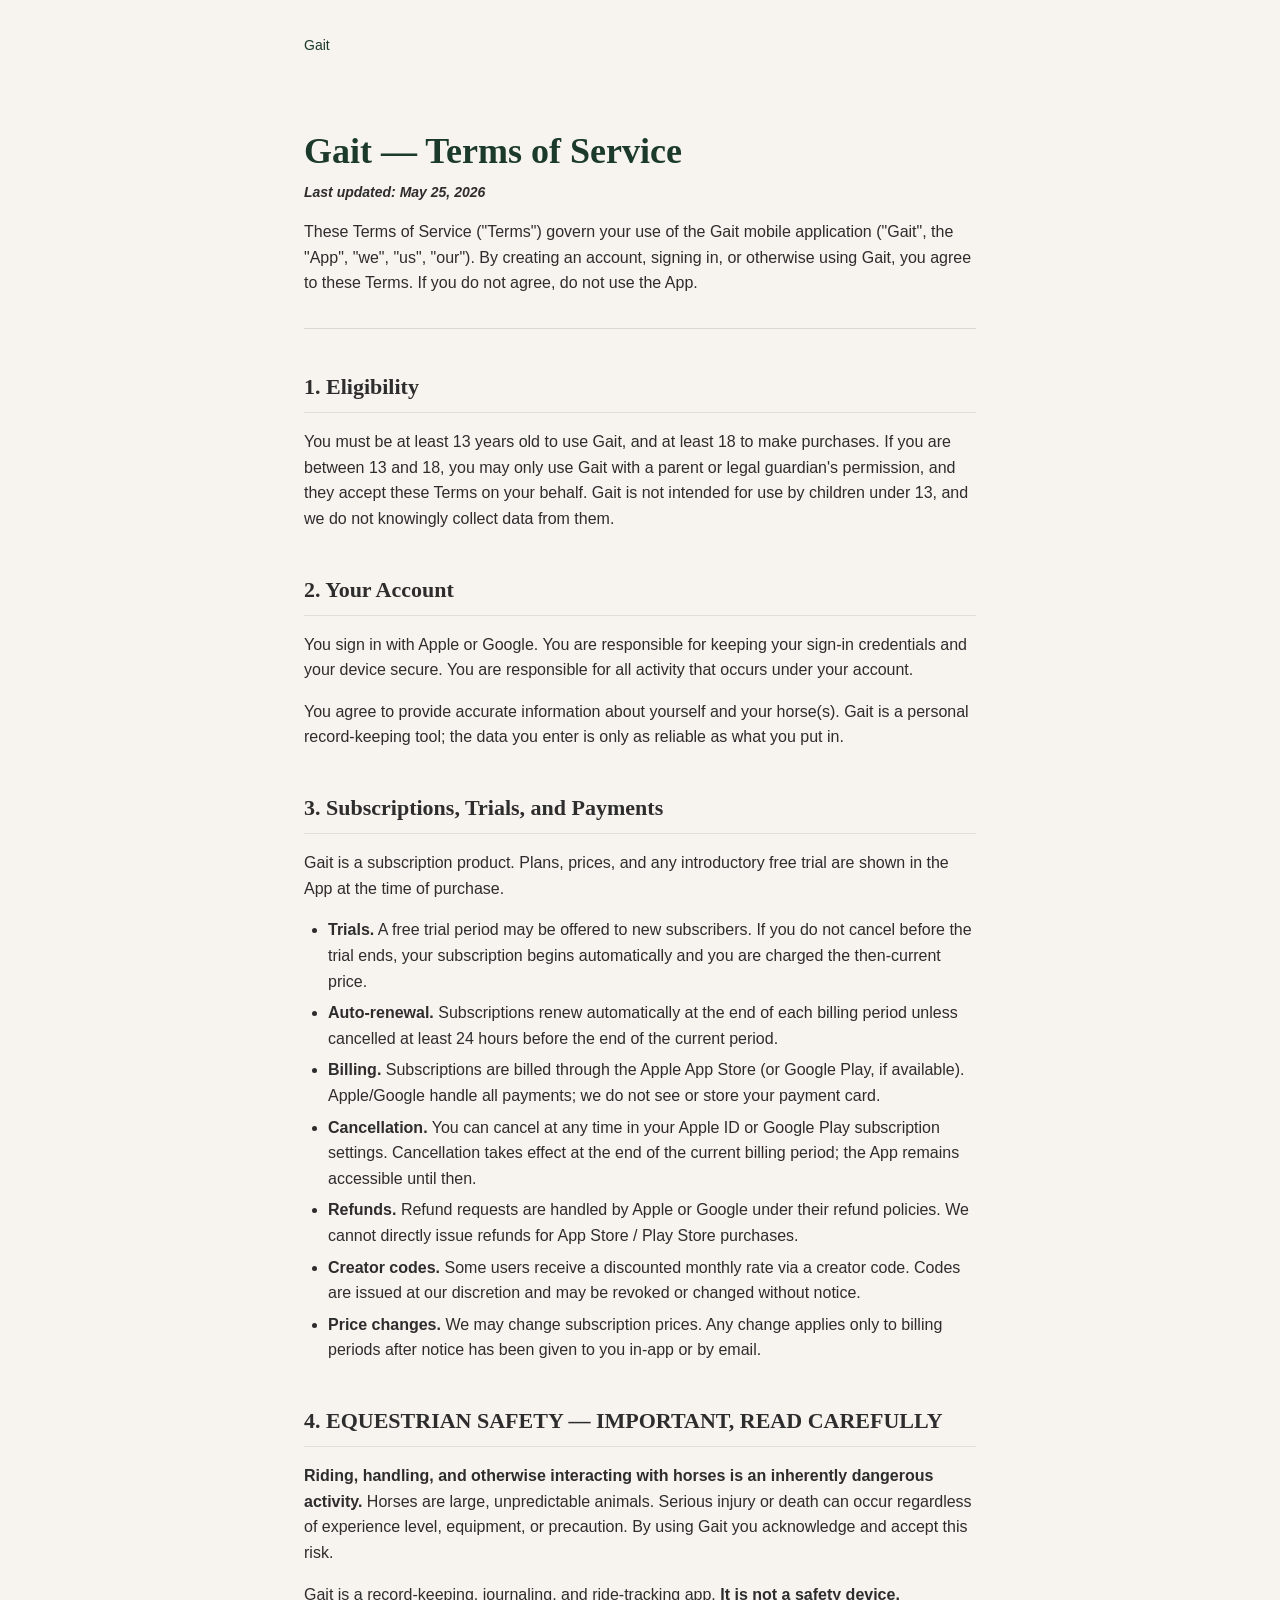
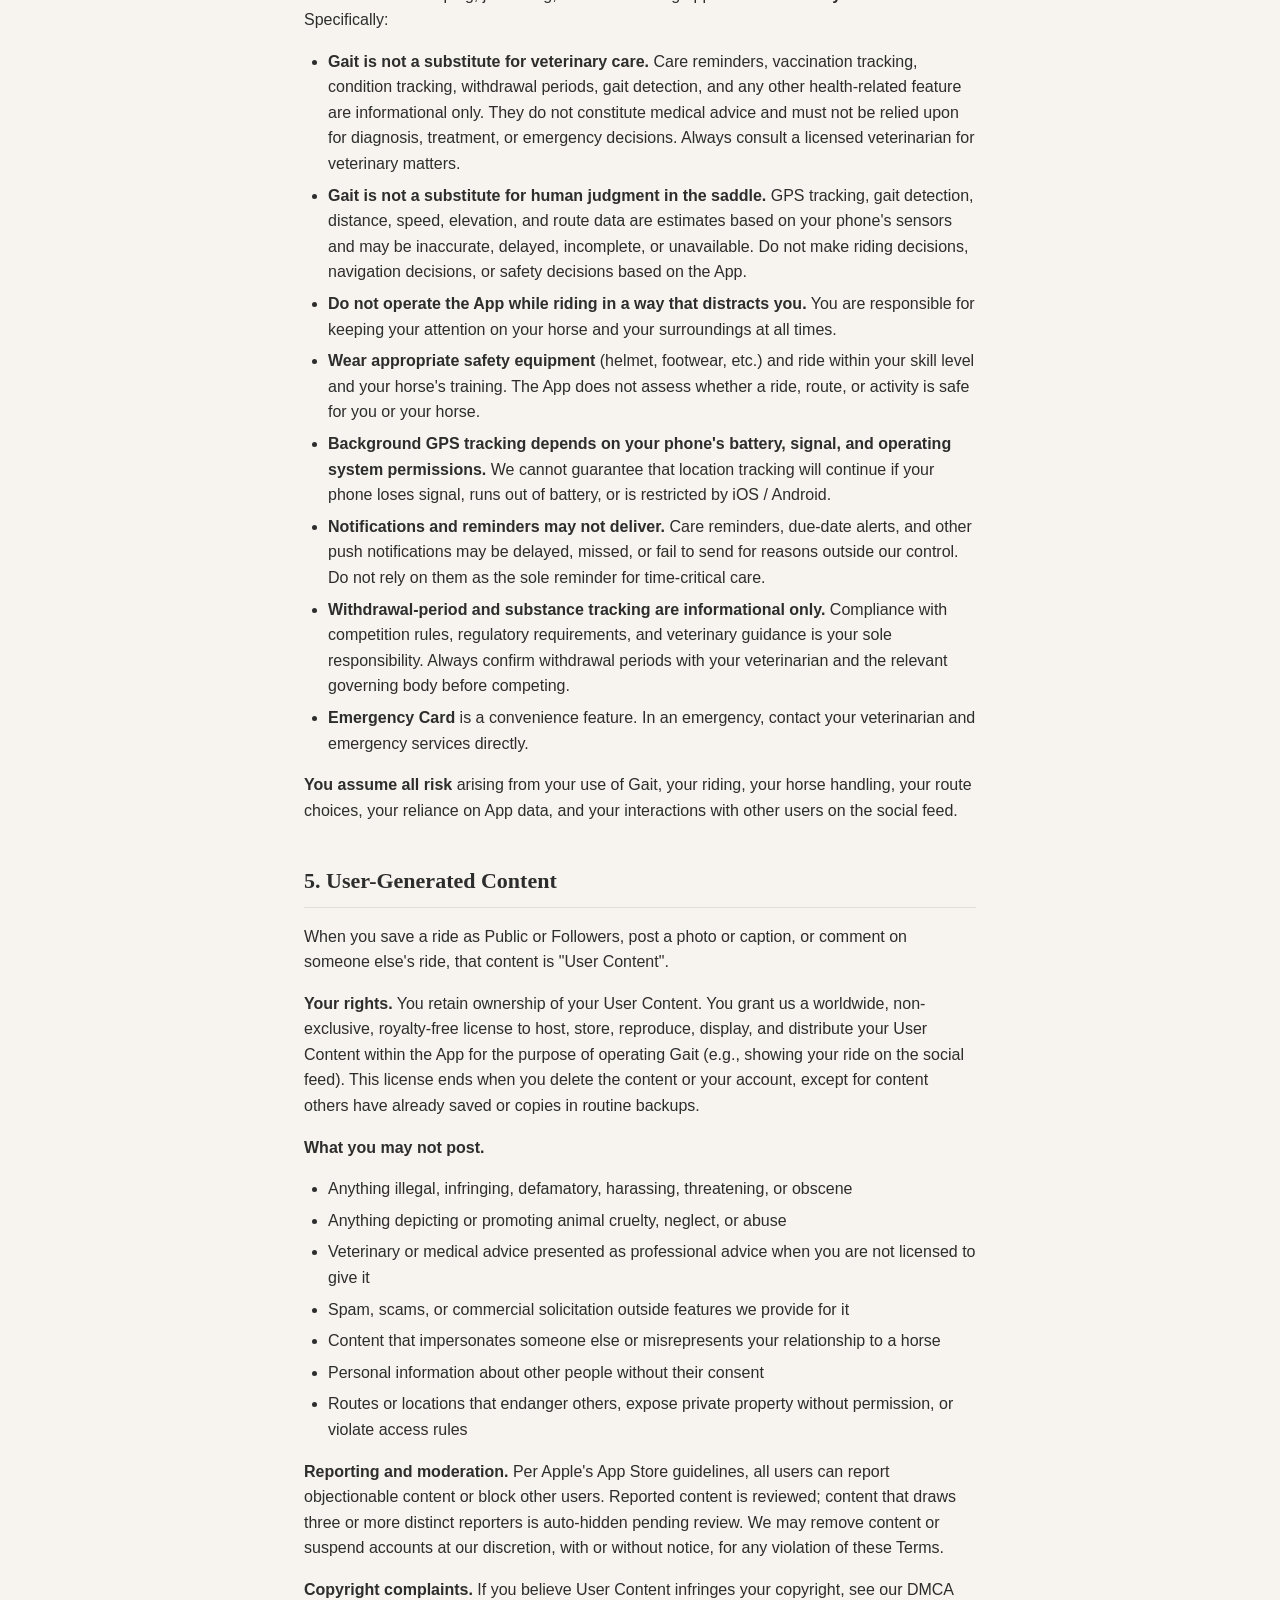
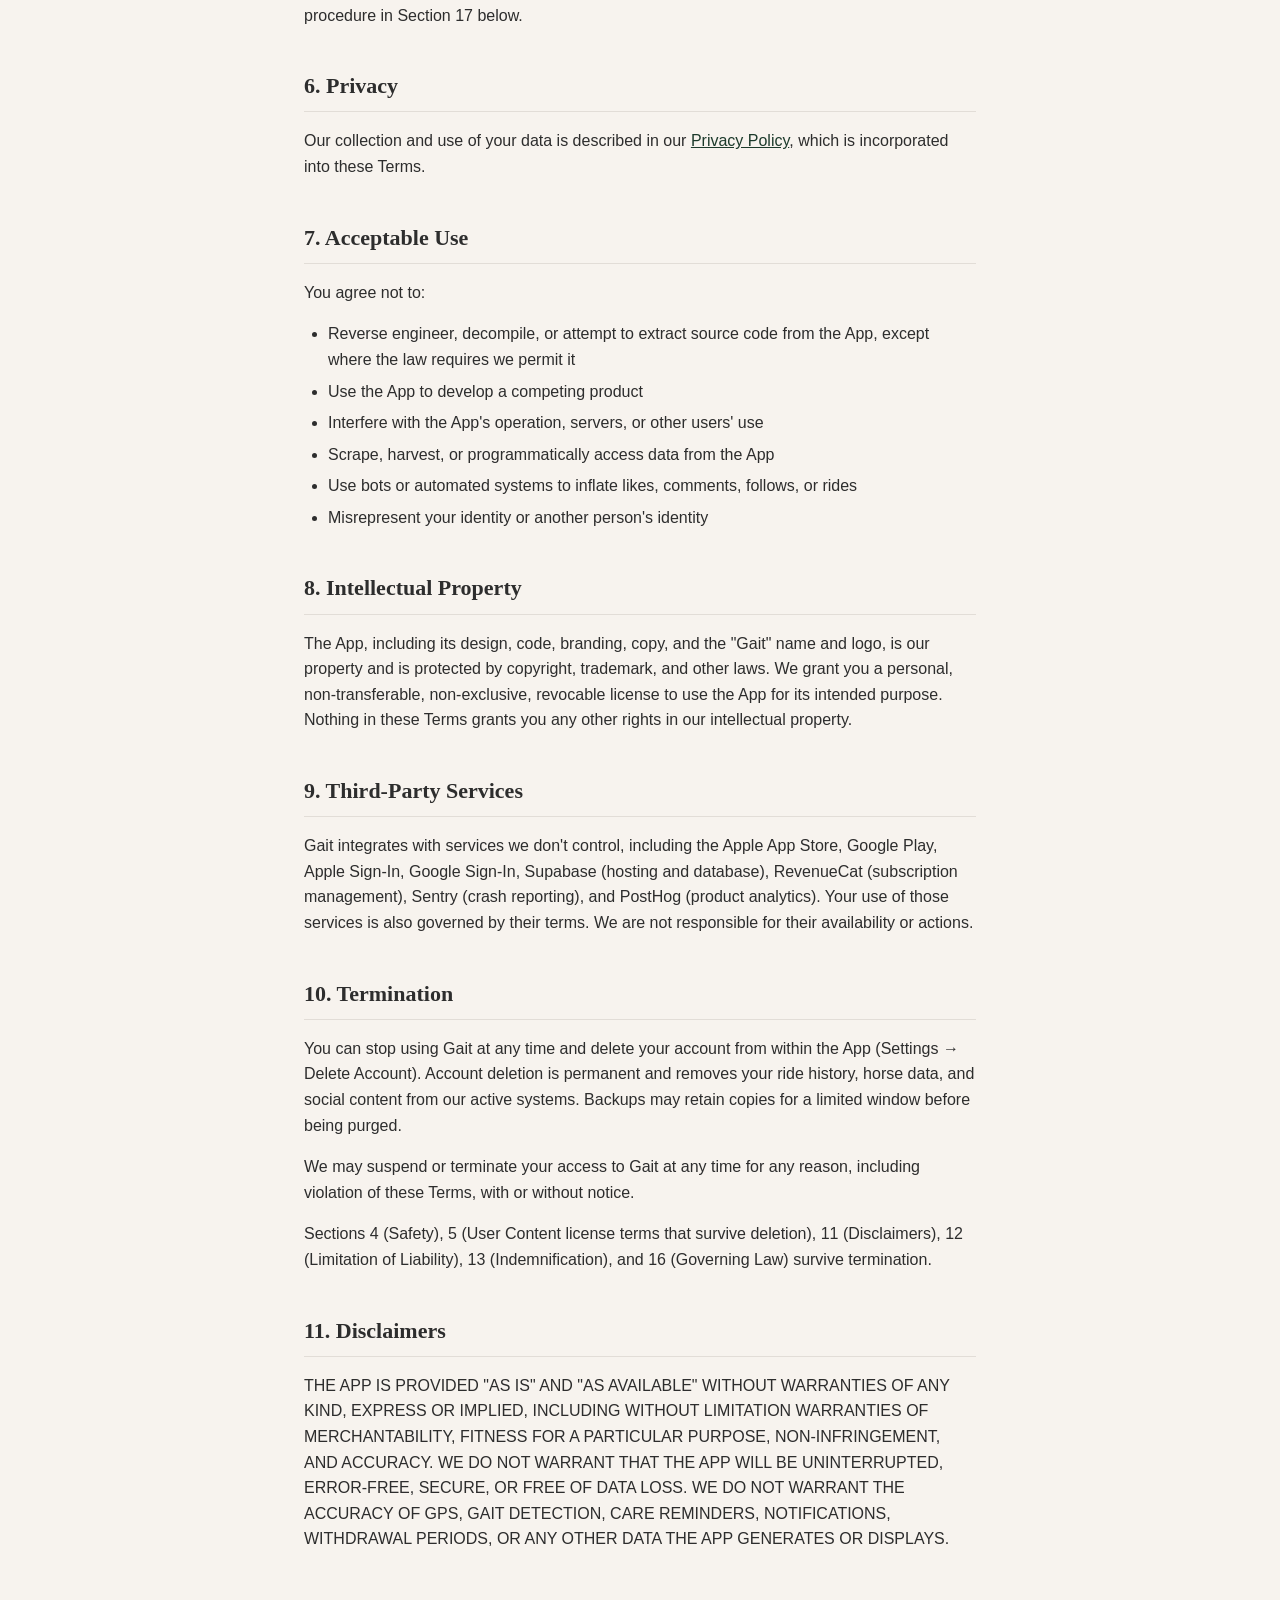
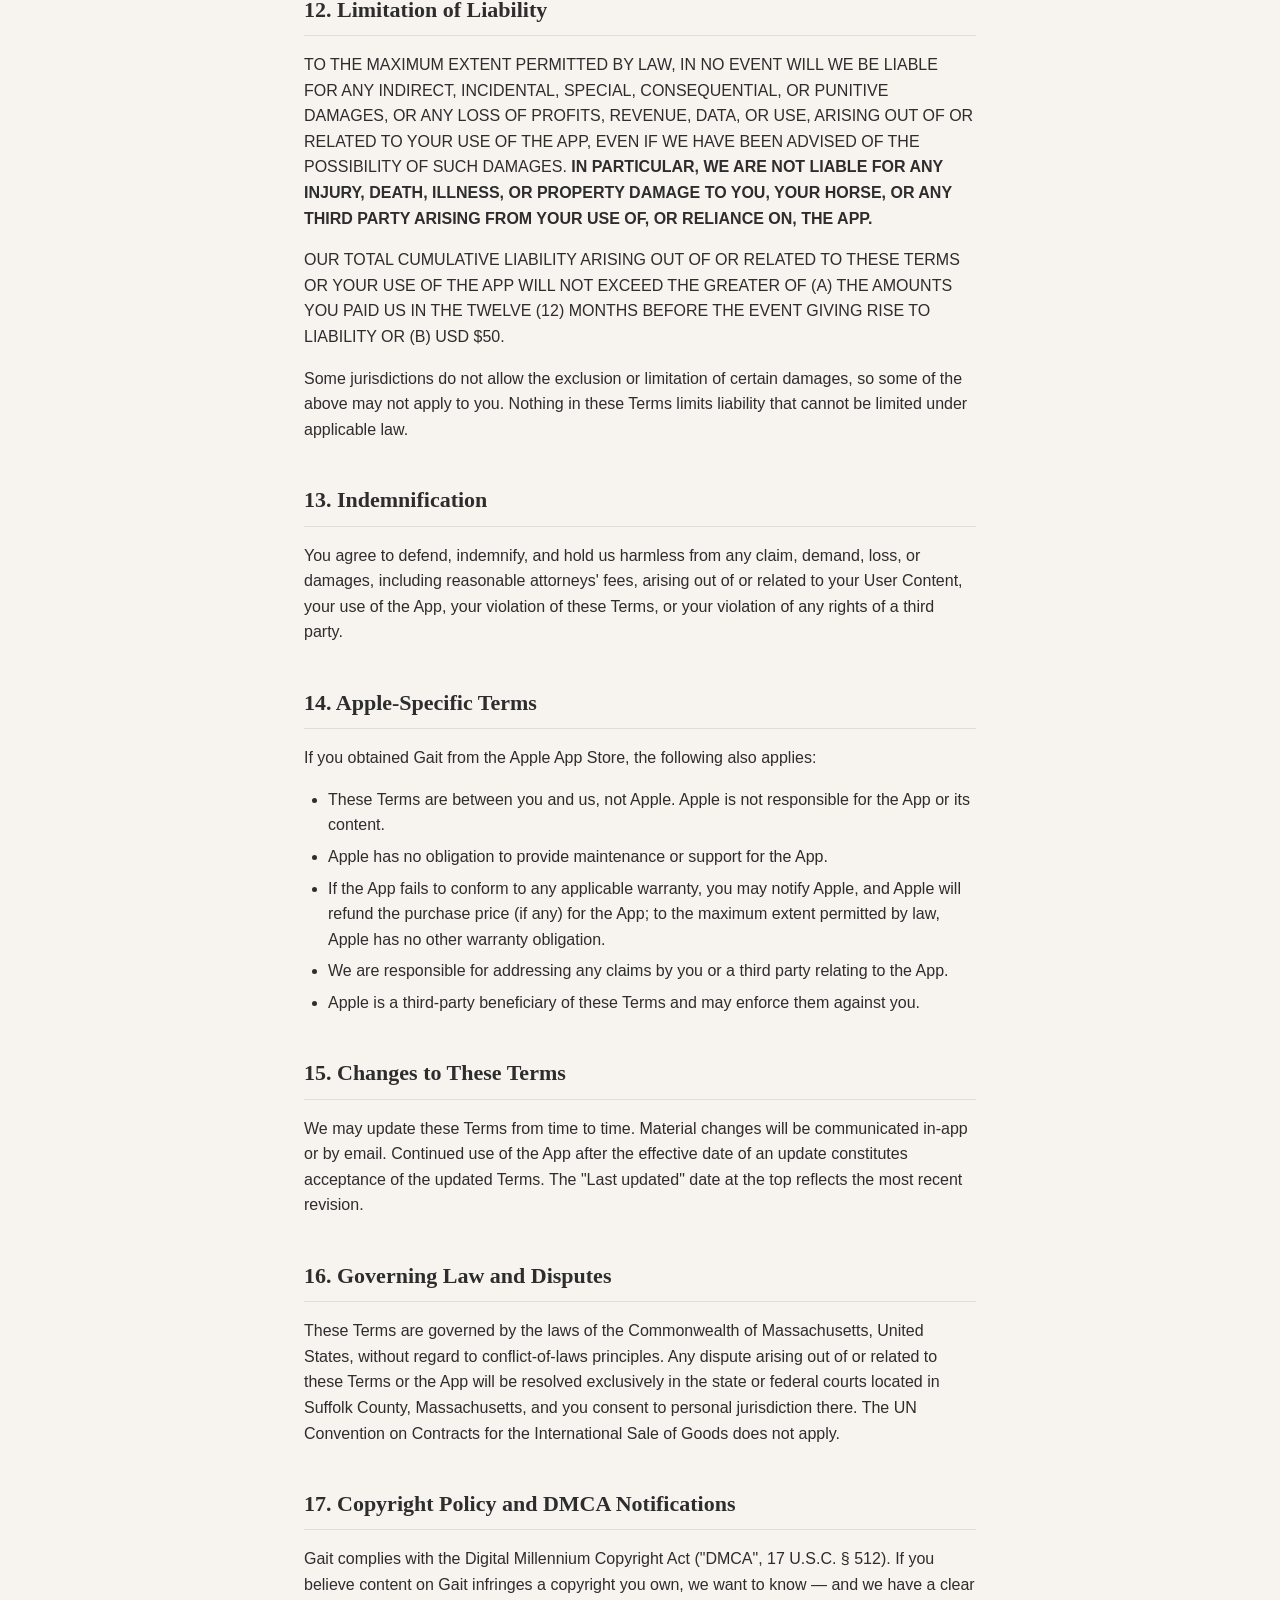
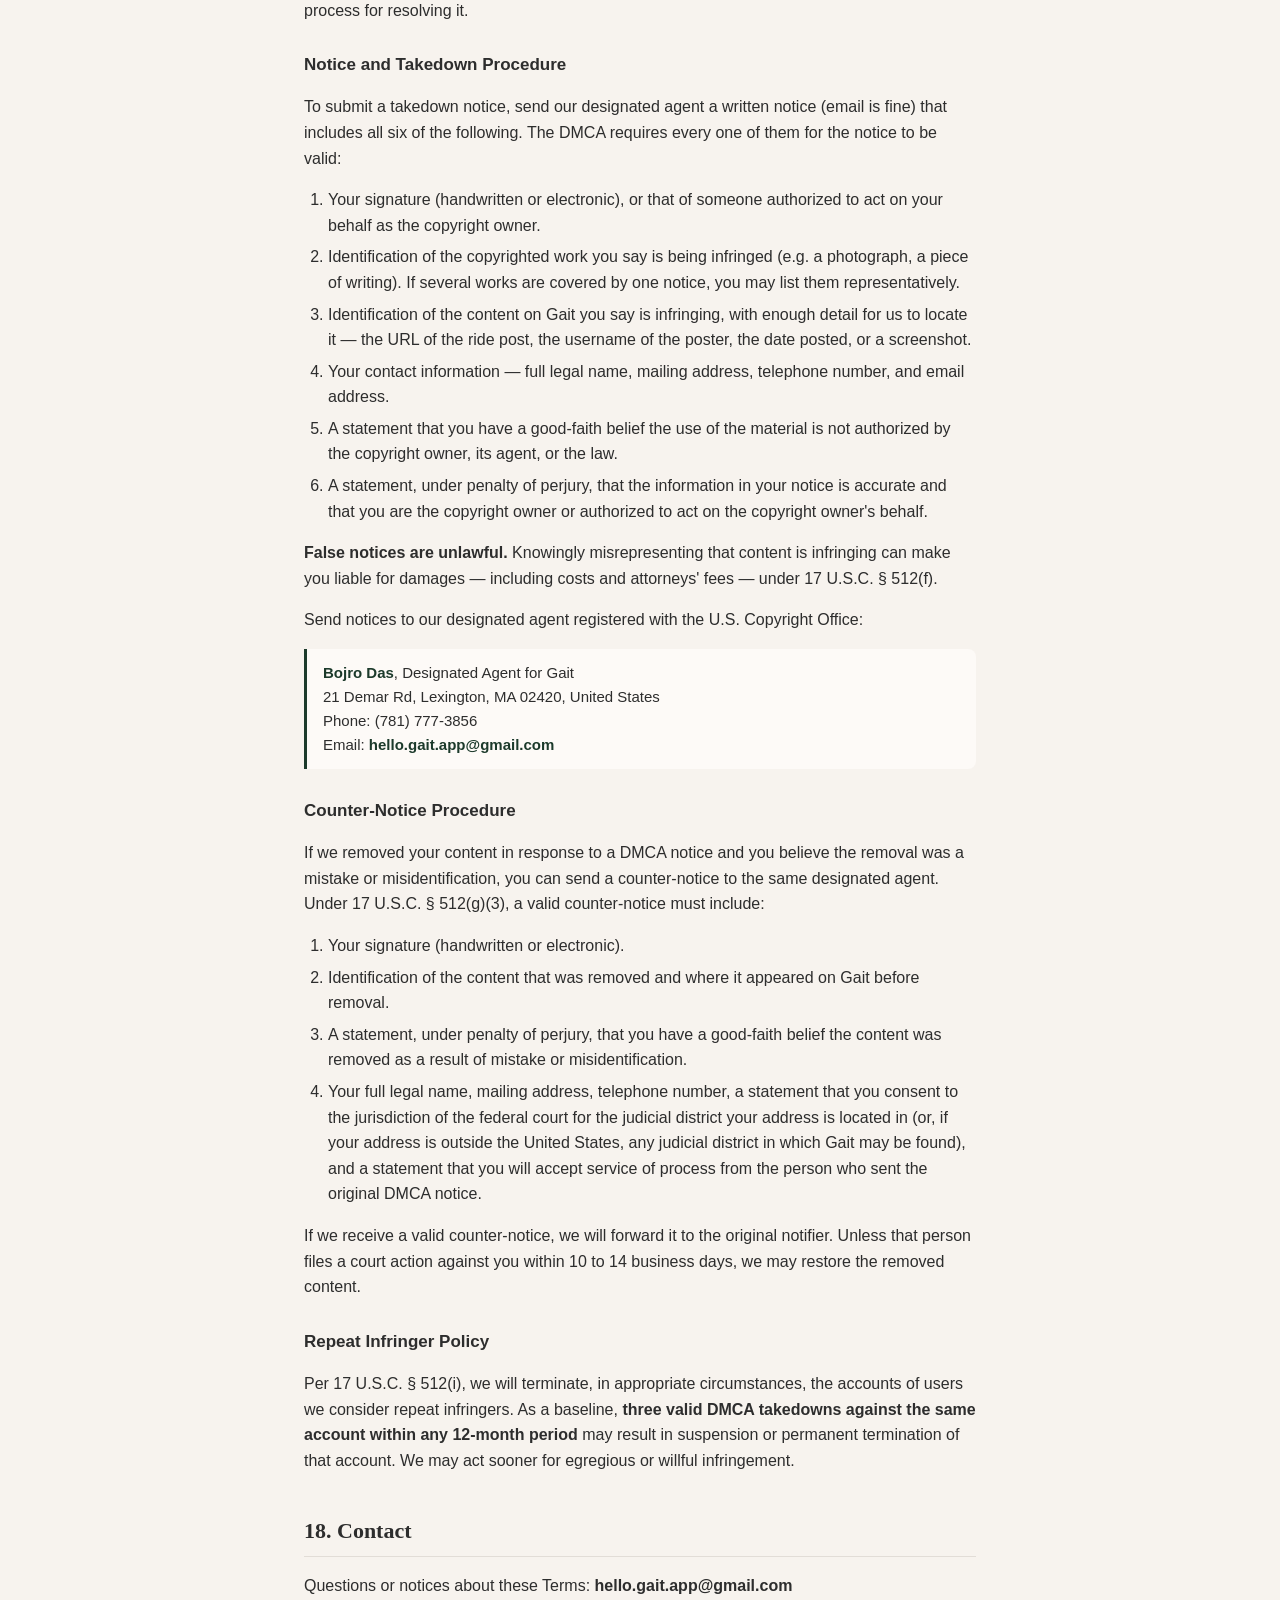
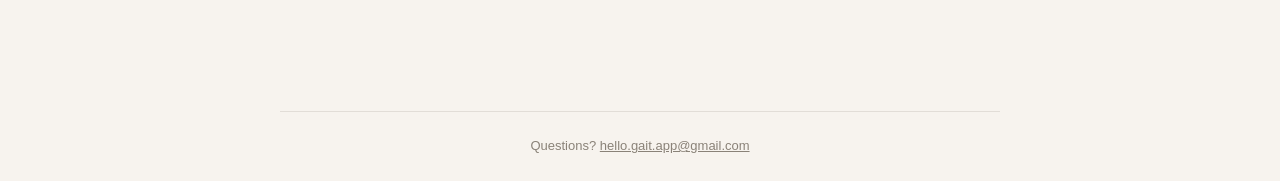
<file: terms.html>
<!DOCTYPE html>
<html lang="en">
<head>
  <meta charset="utf-8">
  <meta name="viewport" content="width=device-width, initial-scale=1">
  <title>Terms of Service — Gait</title>
  <link rel="stylesheet" href="/style.css">
</head>
<body>
  <header class="site"><a href="/">Gait</a></header>
  <main>
<h1>Gait — Terms of Service</h1>
<p class="last-updated"><strong>Last updated: May 25, 2026</strong></p>
<p>These Terms of Service ("Terms") govern your use of the Gait mobile application ("Gait", the "App", "we", "us", "our"). By creating an account, signing in, or otherwise using Gait, you agree to these Terms. If you do not agree, do not use the App.</p>
<hr>
<h2>1. Eligibility</h2>
<p>You must be at least 13 years old to use Gait, and at least 18 to make purchases. If you are between 13 and 18, you may only use Gait with a parent or legal guardian's permission, and they accept these Terms on your behalf. Gait is not intended for use by children under 13, and we do not knowingly collect data from them.</p>
<h2>2. Your Account</h2>
<p>You sign in with Apple or Google. You are responsible for keeping your sign-in credentials and your device secure. You are responsible for all activity that occurs under your account.</p>
<p>You agree to provide accurate information about yourself and your horse(s). Gait is a personal record-keeping tool; the data you enter is only as reliable as what you put in.</p>
<h2>3. Subscriptions, Trials, and Payments</h2>
<p>Gait is a subscription product. Plans, prices, and any introductory free trial are shown in the App at the time of purchase.</p>
<ul>
<li><strong>Trials.</strong> A free trial period may be offered to new subscribers. If you do not cancel before the trial ends, your subscription begins automatically and you are charged the then-current price.</li>
<li><strong>Auto-renewal.</strong> Subscriptions renew automatically at the end of each billing period unless cancelled at least 24 hours before the end of the current period.</li>
<li><strong>Billing.</strong> Subscriptions are billed through the Apple App Store (or Google Play, if available). Apple/Google handle all payments; we do not see or store your payment card.</li>
<li><strong>Cancellation.</strong> You can cancel at any time in your Apple ID or Google Play subscription settings. Cancellation takes effect at the end of the current billing period; the App remains accessible until then.</li>
<li><strong>Refunds.</strong> Refund requests are handled by Apple or Google under their refund policies. We cannot directly issue refunds for App Store / Play Store purchases.</li>
<li><strong>Creator codes.</strong> Some users receive a discounted monthly rate via a creator code. Codes are issued at our discretion and may be revoked or changed without notice.</li>
<li><strong>Price changes.</strong> We may change subscription prices. Any change applies only to billing periods after notice has been given to you in-app or by email.</li>
</ul>
<h2>4. EQUESTRIAN SAFETY — IMPORTANT, READ CAREFULLY</h2>
<p><strong>Riding, handling, and otherwise interacting with horses is an inherently dangerous activity.</strong> Horses are large, unpredictable animals. Serious injury or death can occur regardless of experience level, equipment, or precaution. By using Gait you acknowledge and accept this risk.</p>
<p>Gait is a record-keeping, journaling, and ride-tracking app. <strong>It is not a safety device.</strong> Specifically:</p>
<ul>
<li><strong>Gait is not a substitute for veterinary care.</strong> Care reminders, vaccination tracking, condition tracking, withdrawal periods, gait detection, and any other health-related feature are informational only. They do not constitute medical advice and must not be relied upon for diagnosis, treatment, or emergency decisions. Always consult a licensed veterinarian for veterinary matters.</li>
<li><strong>Gait is not a substitute for human judgment in the saddle.</strong> GPS tracking, gait detection, distance, speed, elevation, and route data are estimates based on your phone's sensors and may be inaccurate, delayed, incomplete, or unavailable. Do not make riding decisions, navigation decisions, or safety decisions based on the App.</li>
<li><strong>Do not operate the App while riding in a way that distracts you.</strong> You are responsible for keeping your attention on your horse and your surroundings at all times.</li>
<li><strong>Wear appropriate safety equipment</strong> (helmet, footwear, etc.) and ride within your skill level and your horse's training. The App does not assess whether a ride, route, or activity is safe for you or your horse.</li>
<li><strong>Background GPS tracking depends on your phone's battery, signal, and operating system permissions.</strong> We cannot guarantee that location tracking will continue if your phone loses signal, runs out of battery, or is restricted by iOS / Android.</li>
<li><strong>Notifications and reminders may not deliver.</strong> Care reminders, due-date alerts, and other push notifications may be delayed, missed, or fail to send for reasons outside our control. Do not rely on them as the sole reminder for time-critical care.</li>
<li><strong>Withdrawal-period and substance tracking are informational only.</strong> Compliance with competition rules, regulatory requirements, and veterinary guidance is your sole responsibility. Always confirm withdrawal periods with your veterinarian and the relevant governing body before competing.</li>
<li><strong>Emergency Card</strong> is a convenience feature. In an emergency, contact your veterinarian and emergency services directly.</li>
</ul>
<p><strong>You assume all risk</strong> arising from your use of Gait, your riding, your horse handling, your route choices, your reliance on App data, and your interactions with other users on the social feed.</p>
<h2>5. User-Generated Content</h2>
<p>When you save a ride as Public or Followers, post a photo or caption, or comment on someone else's ride, that content is "User Content".</p>
<p><strong>Your rights.</strong> You retain ownership of your User Content. You grant us a worldwide, non-exclusive, royalty-free license to host, store, reproduce, display, and distribute your User Content within the App for the purpose of operating Gait (e.g., showing your ride on the social feed). This license ends when you delete the content or your account, except for content others have already saved or copies in routine backups.</p>
<p><strong>What you may not post.</strong></p>
<ul>
<li>Anything illegal, infringing, defamatory, harassing, threatening, or obscene</li>
<li>Anything depicting or promoting animal cruelty, neglect, or abuse</li>
<li>Veterinary or medical advice presented as professional advice when you are not licensed to give it</li>
<li>Spam, scams, or commercial solicitation outside features we provide for it</li>
<li>Content that impersonates someone else or misrepresents your relationship to a horse</li>
<li>Personal information about other people without their consent</li>
<li>Routes or locations that endanger others, expose private property without permission, or violate access rules</li>
</ul>
<p><strong>Reporting and moderation.</strong> Per Apple's App Store guidelines, all users can report objectionable content or block other users. Reported content is reviewed; content that draws three or more distinct reporters is auto-hidden pending review. We may remove content or suspend accounts at our discretion, with or without notice, for any violation of these Terms.</p>
<p><strong>Copyright complaints.</strong> If you believe User Content infringes your copyright, see our DMCA procedure in Section 17 below.</p>
<h2>6. Privacy</h2>
<p>Our collection and use of your data is described in our <a href="/privacy-policy">Privacy Policy</a>, which is incorporated into these Terms.</p>
<h2>7. Acceptable Use</h2>
<p>You agree not to:</p>
<ul>
<li>Reverse engineer, decompile, or attempt to extract source code from the App, except where the law requires we permit it</li>
<li>Use the App to develop a competing product</li>
<li>Interfere with the App's operation, servers, or other users' use</li>
<li>Scrape, harvest, or programmatically access data from the App</li>
<li>Use bots or automated systems to inflate likes, comments, follows, or rides</li>
<li>Misrepresent your identity or another person's identity</li>
</ul>
<h2>8. Intellectual Property</h2>
<p>The App, including its design, code, branding, copy, and the "Gait" name and logo, is our property and is protected by copyright, trademark, and other laws. We grant you a personal, non-transferable, non-exclusive, revocable license to use the App for its intended purpose. Nothing in these Terms grants you any other rights in our intellectual property.</p>
<h2>9. Third-Party Services</h2>
<p>Gait integrates with services we don't control, including the Apple App Store, Google Play, Apple Sign-In, Google Sign-In, Supabase (hosting and database), RevenueCat (subscription management), Sentry (crash reporting), and PostHog (product analytics). Your use of those services is also governed by their terms. We are not responsible for their availability or actions.</p>
<h2>10. Termination</h2>
<p>You can stop using Gait at any time and delete your account from within the App (Settings → Delete Account). Account deletion is permanent and removes your ride history, horse data, and social content from our active systems. Backups may retain copies for a limited window before being purged.</p>
<p>We may suspend or terminate your access to Gait at any time for any reason, including violation of these Terms, with or without notice.</p>
<p>Sections 4 (Safety), 5 (User Content license terms that survive deletion), 11 (Disclaimers), 12 (Limitation of Liability), 13 (Indemnification), and 16 (Governing Law) survive termination.</p>
<h2>11. Disclaimers</h2>
<p>THE APP IS PROVIDED "AS IS" AND "AS AVAILABLE" WITHOUT WARRANTIES OF ANY KIND, EXPRESS OR IMPLIED, INCLUDING WITHOUT LIMITATION WARRANTIES OF MERCHANTABILITY, FITNESS FOR A PARTICULAR PURPOSE, NON-INFRINGEMENT, AND ACCURACY. WE DO NOT WARRANT THAT THE APP WILL BE UNINTERRUPTED, ERROR-FREE, SECURE, OR FREE OF DATA LOSS. WE DO NOT WARRANT THE ACCURACY OF GPS, GAIT DETECTION, CARE REMINDERS, NOTIFICATIONS, WITHDRAWAL PERIODS, OR ANY OTHER DATA THE APP GENERATES OR DISPLAYS.</p>
<h2>12. Limitation of Liability</h2>
<p>TO THE MAXIMUM EXTENT PERMITTED BY LAW, IN NO EVENT WILL WE BE LIABLE FOR ANY INDIRECT, INCIDENTAL, SPECIAL, CONSEQUENTIAL, OR PUNITIVE DAMAGES, OR ANY LOSS OF PROFITS, REVENUE, DATA, OR USE, ARISING OUT OF OR RELATED TO YOUR USE OF THE APP, EVEN IF WE HAVE BEEN ADVISED OF THE POSSIBILITY OF SUCH DAMAGES. <strong>IN PARTICULAR, WE ARE NOT LIABLE FOR ANY INJURY, DEATH, ILLNESS, OR PROPERTY DAMAGE TO YOU, YOUR HORSE, OR ANY THIRD PARTY ARISING FROM YOUR USE OF, OR RELIANCE ON, THE APP.</strong></p>
<p>OUR TOTAL CUMULATIVE LIABILITY ARISING OUT OF OR RELATED TO THESE TERMS OR YOUR USE OF THE APP WILL NOT EXCEED THE GREATER OF (A) THE AMOUNTS YOU PAID US IN THE TWELVE (12) MONTHS BEFORE THE EVENT GIVING RISE TO LIABILITY OR (B) USD $50.</p>
<p>Some jurisdictions do not allow the exclusion or limitation of certain damages, so some of the above may not apply to you. Nothing in these Terms limits liability that cannot be limited under applicable law.</p>
<h2>13. Indemnification</h2>
<p>You agree to defend, indemnify, and hold us harmless from any claim, demand, loss, or damages, including reasonable attorneys' fees, arising out of or related to your User Content, your use of the App, your violation of these Terms, or your violation of any rights of a third party.</p>
<h2>14. Apple-Specific Terms</h2>
<p>If you obtained Gait from the Apple App Store, the following also applies:</p>
<ul>
<li>These Terms are between you and us, not Apple. Apple is not responsible for the App or its content.</li>
<li>Apple has no obligation to provide maintenance or support for the App.</li>
<li>If the App fails to conform to any applicable warranty, you may notify Apple, and Apple will refund the purchase price (if any) for the App; to the maximum extent permitted by law, Apple has no other warranty obligation.</li>
<li>We are responsible for addressing any claims by you or a third party relating to the App.</li>
<li>Apple is a third-party beneficiary of these Terms and may enforce them against you.</li>
</ul>
<h2>15. Changes to These Terms</h2>
<p>We may update these Terms from time to time. Material changes will be communicated in-app or by email. Continued use of the App after the effective date of an update constitutes acceptance of the updated Terms. The "Last updated" date at the top reflects the most recent revision.</p>
<h2>16. Governing Law and Disputes</h2>
<p>These Terms are governed by the laws of the Commonwealth of Massachusetts, United States, without regard to conflict-of-laws principles. Any dispute arising out of or related to these Terms or the App will be resolved exclusively in the state or federal courts located in Suffolk County, Massachusetts, and you consent to personal jurisdiction there. The UN Convention on Contracts for the International Sale of Goods does not apply.</p>
<h2>17. Copyright Policy and DMCA Notifications</h2>
<p>Gait complies with the Digital Millennium Copyright Act ("DMCA", 17 U.S.C. § 512). If you believe content on Gait infringes a copyright you own, we want to know — and we have a clear process for resolving it.</p>
<h3>Notice and Takedown Procedure</h3>
<p>To submit a takedown notice, send our designated agent a written notice (email is fine) that includes all six of the following. The DMCA requires every one of them for the notice to be valid:</p>
<ol>
<li>Your signature (handwritten or electronic), or that of someone authorized to act on your behalf as the copyright owner.</li>
<li>Identification of the copyrighted work you say is being infringed (e.g. a photograph, a piece of writing). If several works are covered by one notice, you may list them representatively.</li>
<li>Identification of the content on Gait you say is infringing, with enough detail for us to locate it — the URL of the ride post, the username of the poster, the date posted, or a screenshot.</li>
<li>Your contact information — full legal name, mailing address, telephone number, and email address.</li>
<li>A statement that you have a good-faith belief the use of the material is not authorized by the copyright owner, its agent, or the law.</li>
<li>A statement, under penalty of perjury, that the information in your notice is accurate and that you are the copyright owner or authorized to act on the copyright owner's behalf.</li>
</ol>
<p><strong>False notices are unlawful.</strong> Knowingly misrepresenting that content is infringing can make you liable for damages — including costs and attorneys' fees — under 17 U.S.C. § 512(f).</p>
<p>Send notices to our designated agent registered with the U.S. Copyright Office:</p>
<blockquote><strong>Bojro Das</strong>, Designated Agent for Gait<br>21 Demar Rd, Lexington, MA 02420, United States<br>Phone: (781) 777-3856<br>Email: <strong>hello.gait.app@gmail.com</strong></blockquote>
<h3>Counter-Notice Procedure</h3>
<p>If we removed your content in response to a DMCA notice and you believe the removal was a mistake or misidentification, you can send a counter-notice to the same designated agent. Under 17 U.S.C. § 512(g)(3), a valid counter-notice must include:</p>
<ol>
<li>Your signature (handwritten or electronic).</li>
<li>Identification of the content that was removed and where it appeared on Gait before removal.</li>
<li>A statement, under penalty of perjury, that you have a good-faith belief the content was removed as a result of mistake or misidentification.</li>
<li>Your full legal name, mailing address, telephone number, a statement that you consent to the jurisdiction of the federal court for the judicial district your address is located in (or, if your address is outside the United States, any judicial district in which Gait may be found), and a statement that you will accept service of process from the person who sent the original DMCA notice.</li>
</ol>
<p>If we receive a valid counter-notice, we will forward it to the original notifier. Unless that person files a court action against you within 10 to 14 business days, we may restore the removed content.</p>
<h3>Repeat Infringer Policy</h3>
<p>Per 17 U.S.C. § 512(i), we will terminate, in appropriate circumstances, the accounts of users we consider repeat infringers. As a baseline, <strong>three valid DMCA takedowns against the same account within any 12-month period</strong> may result in suspension or permanent termination of that account. We may act sooner for egregious or willful infringement.</p>
<h2>18. Contact</h2>
<p>Questions or notices about these Terms: <strong>hello.gait.app@gmail.com</strong></p>
  </main>
  <footer class="site">
    Questions? <a href="mailto:hello.gait.app@gmail.com">hello.gait.app@gmail.com</a>
  </footer>
</body>
</html>
</file>
<file: style.css>
:root {
  --forest: #1C3A2B;
  --cream: #F7F3EE;
  --charcoal: #2D2D2D;
  --warm-gray: #8A8278;
  --soft-white: #FDFAF7;
  --error-red: #C0392B;
}

* { box-sizing: border-box; }

html, body {
  margin: 0;
  padding: 0;
  background: var(--cream);
  color: var(--charcoal);
  font-family: -apple-system, BlinkMacSystemFont, "Segoe UI", "Helvetica Neue", Arial, sans-serif;
  font-size: 16px;
  line-height: 1.6;
}

main {
  max-width: 720px;
  margin: 0 auto;
  padding: 48px 24px 96px;
}

header.site {
  max-width: 720px;
  margin: 0 auto;
  padding: 32px 24px 0;
}

header.site a {
  color: var(--forest);
  text-decoration: none;
  font-weight: 500;
  font-size: 14px;
}

header.site a:hover { text-decoration: underline; }

h1 {
  font-family: "Playfair Display", Georgia, "Times New Roman", serif;
  font-size: 36px;
  line-height: 1.2;
  color: var(--forest);
  margin: 24px 0 8px;
}

h2 {
  font-family: "Playfair Display", Georgia, "Times New Roman", serif;
  font-size: 22px;
  color: var(--charcoal);
  margin: 40px 0 12px;
  border-bottom: 1px solid rgba(138, 130, 120, 0.2);
  padding-bottom: 8px;
}

h3 {
  font-size: 17px;
  color: var(--charcoal);
  margin: 28px 0 8px;
}

p, li {
  font-size: 16px;
  color: var(--charcoal);
}

ul, ol { padding-left: 24px; }
li { margin-bottom: 6px; }

strong { color: var(--charcoal); font-weight: 600; }

a {
  color: var(--forest);
  text-decoration: underline;
}

hr {
  border: 0;
  height: 1px;
  background: rgba(138, 130, 120, 0.25);
  margin: 32px 0;
}

.last-updated {
  color: var(--warm-gray);
  font-size: 14px;
  font-style: italic;
  margin-top: 0;
}

table {
  border-collapse: collapse;
  width: 100%;
  margin: 16px 0 24px;
  font-size: 14px;
}

th, td {
  text-align: left;
  vertical-align: top;
  padding: 10px 12px;
  border-bottom: 1px solid rgba(138, 130, 120, 0.2);
}

th {
  background: var(--soft-white);
  color: var(--charcoal);
  font-weight: 600;
}

blockquote {
  background: var(--soft-white);
  border-left: 3px solid var(--forest);
  padding: 12px 16px;
  margin: 16px 0;
  font-size: 15px;
  border-radius: 0 8px 8px 0;
}

blockquote strong { color: var(--forest); }

footer.site {
  max-width: 720px;
  margin: 0 auto;
  padding: 24px;
  color: var(--warm-gray);
  font-size: 13px;
  border-top: 1px solid rgba(138, 130, 120, 0.2);
  text-align: center;
}

footer.site a { color: var(--warm-gray); }

/* Index page */
.index-card {
  background: var(--soft-white);
  border-radius: 16px;
  padding: 32px;
  margin-top: 24px;
  box-shadow: 0 2px 12px rgba(28, 58, 43, 0.06);
}

.index-card h2 {
  border: none;
  padding: 0;
  margin: 0 0 8px;
}

.index-card p { color: var(--warm-gray); margin: 0 0 16px; }

.index-card a.button {
  display: inline-block;
  background: var(--forest);
  color: white;
  text-decoration: none;
  padding: 10px 20px;
  border-radius: 12px;
  font-weight: 500;
  font-size: 14px;
}

.index-card a.button:hover { opacity: 0.9; }
</file>
